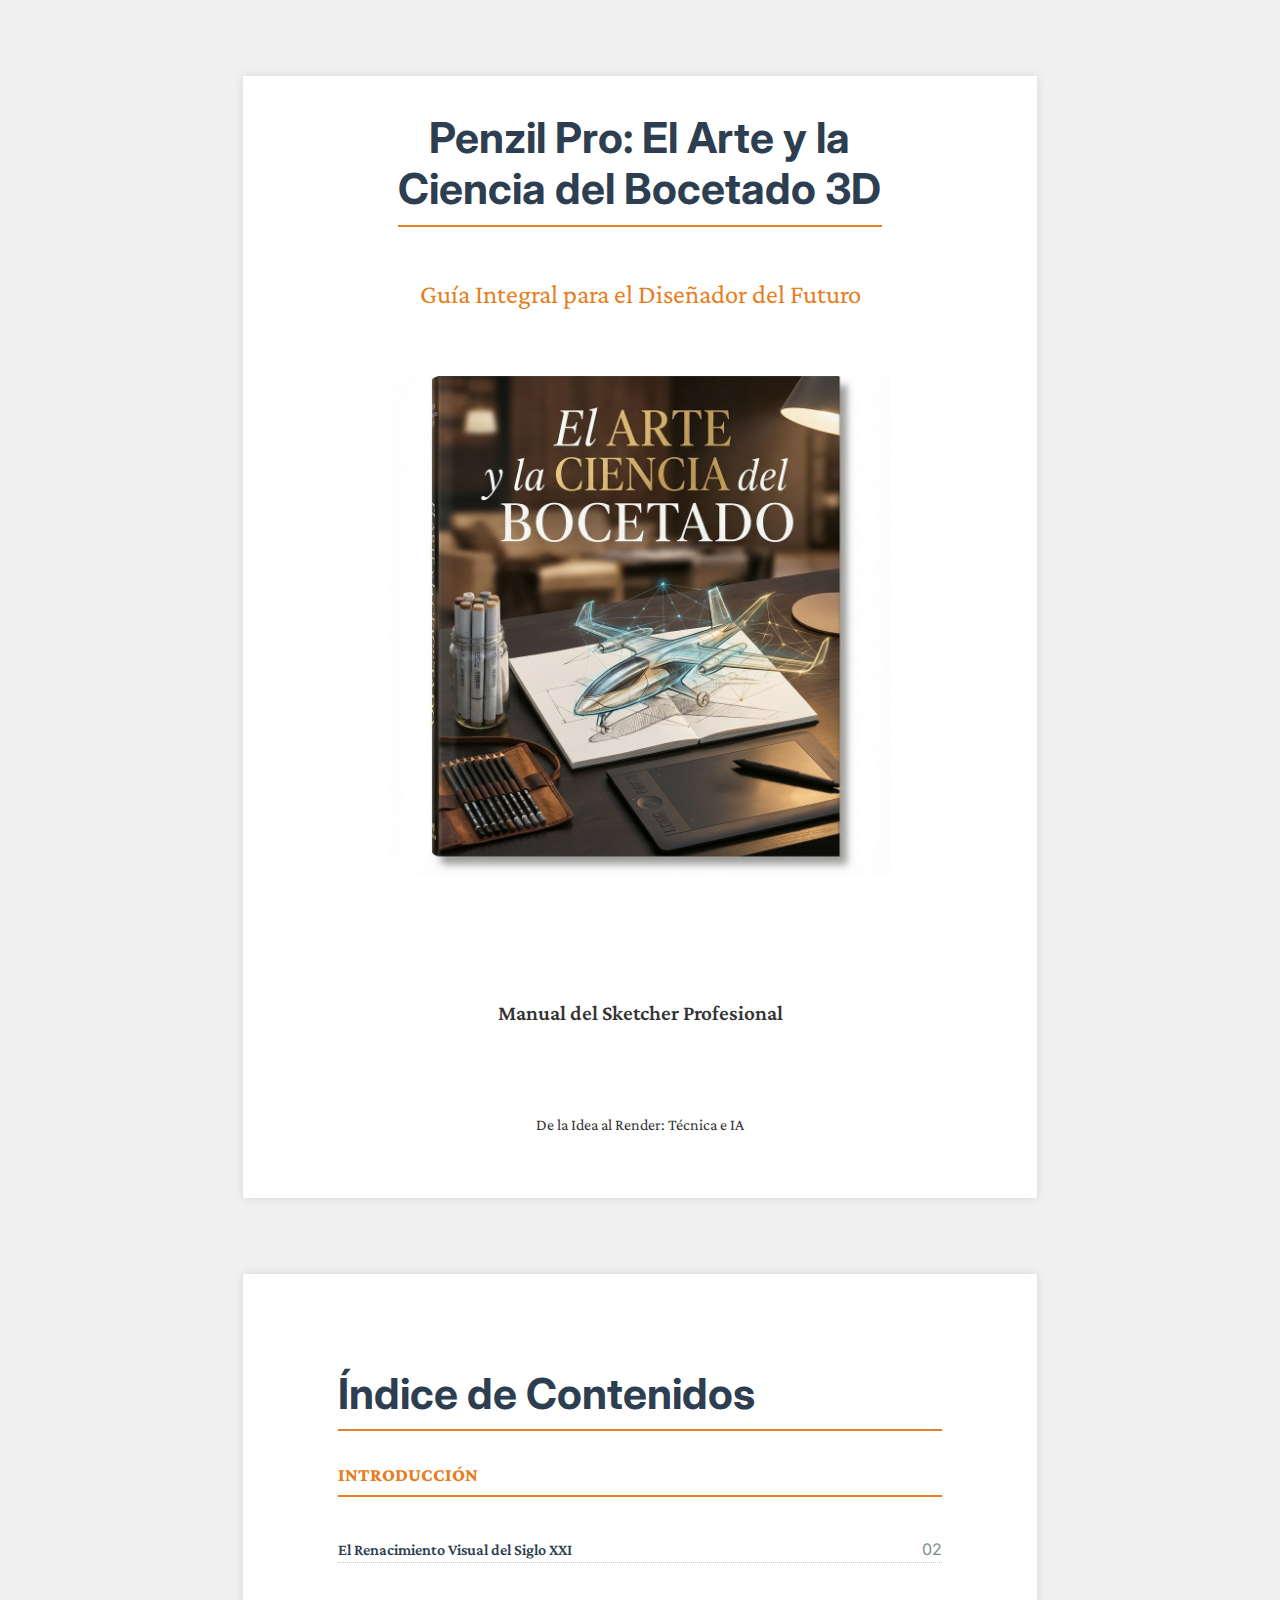
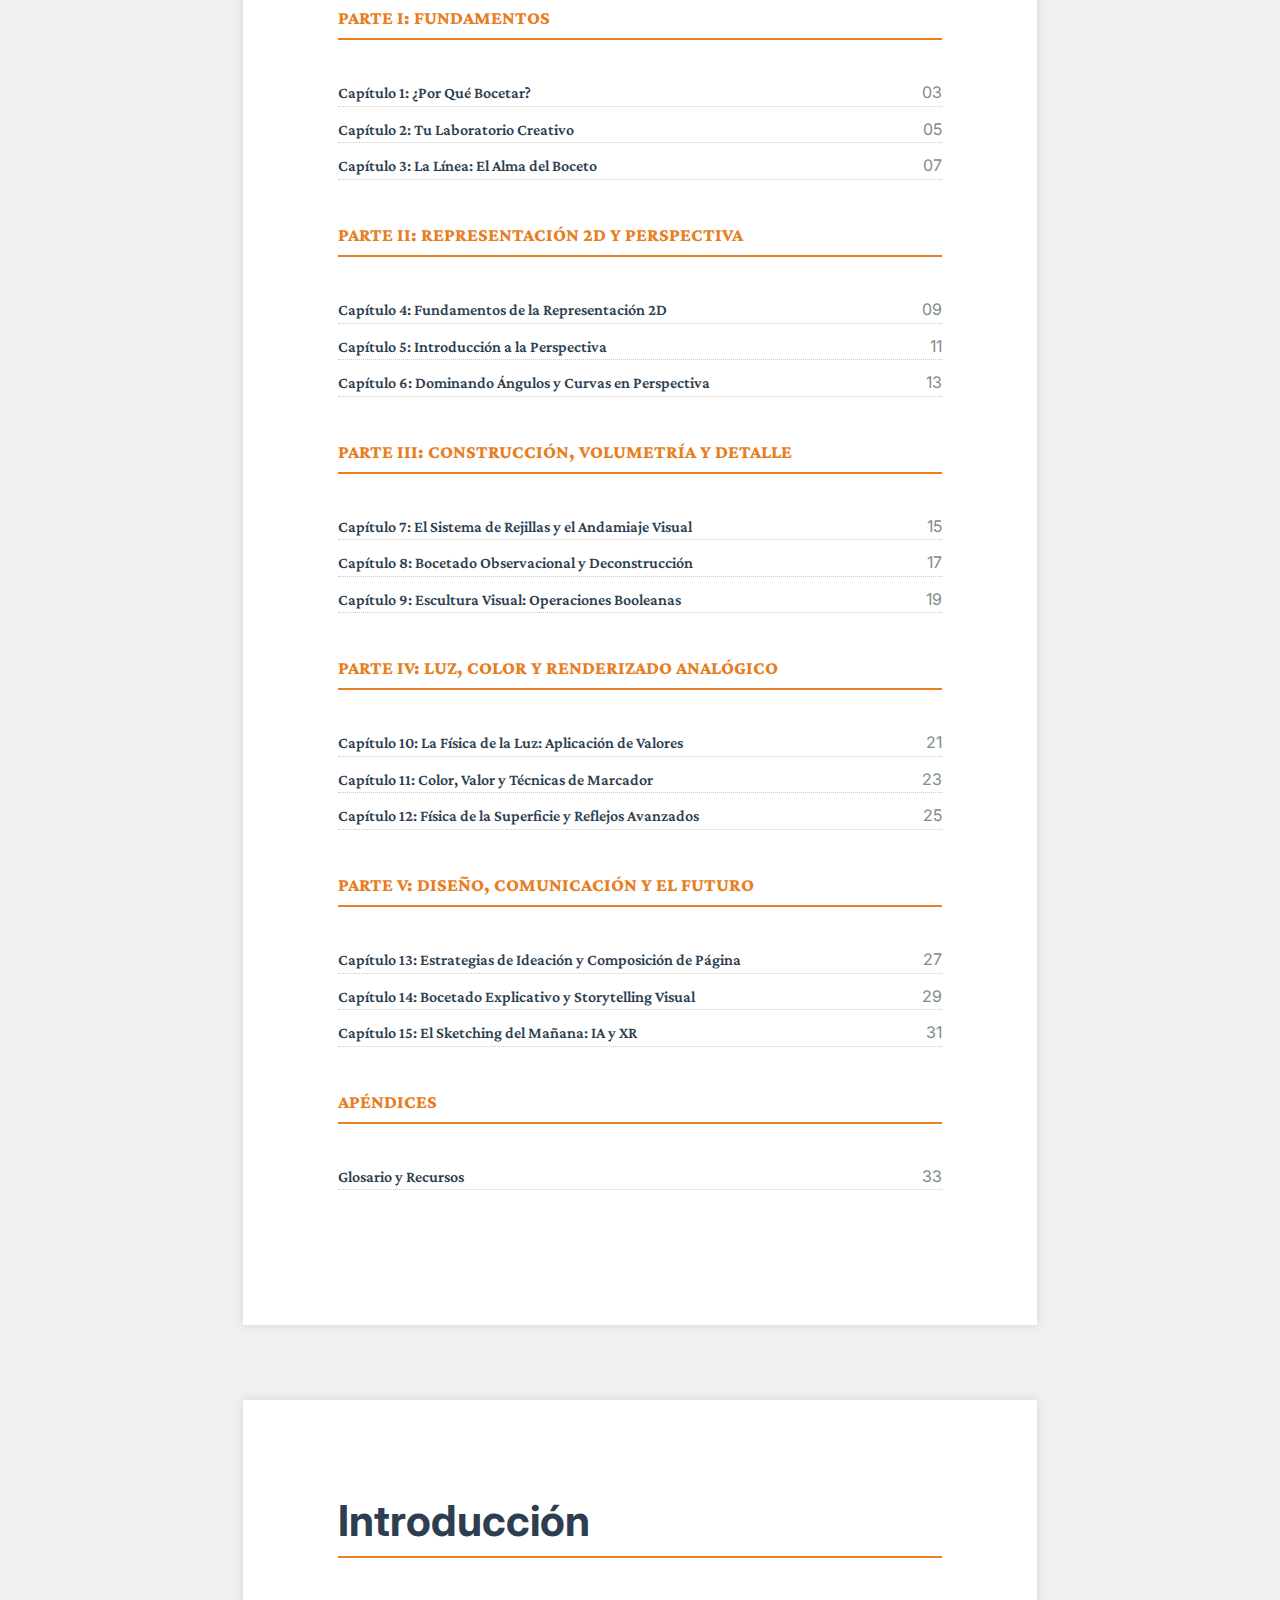
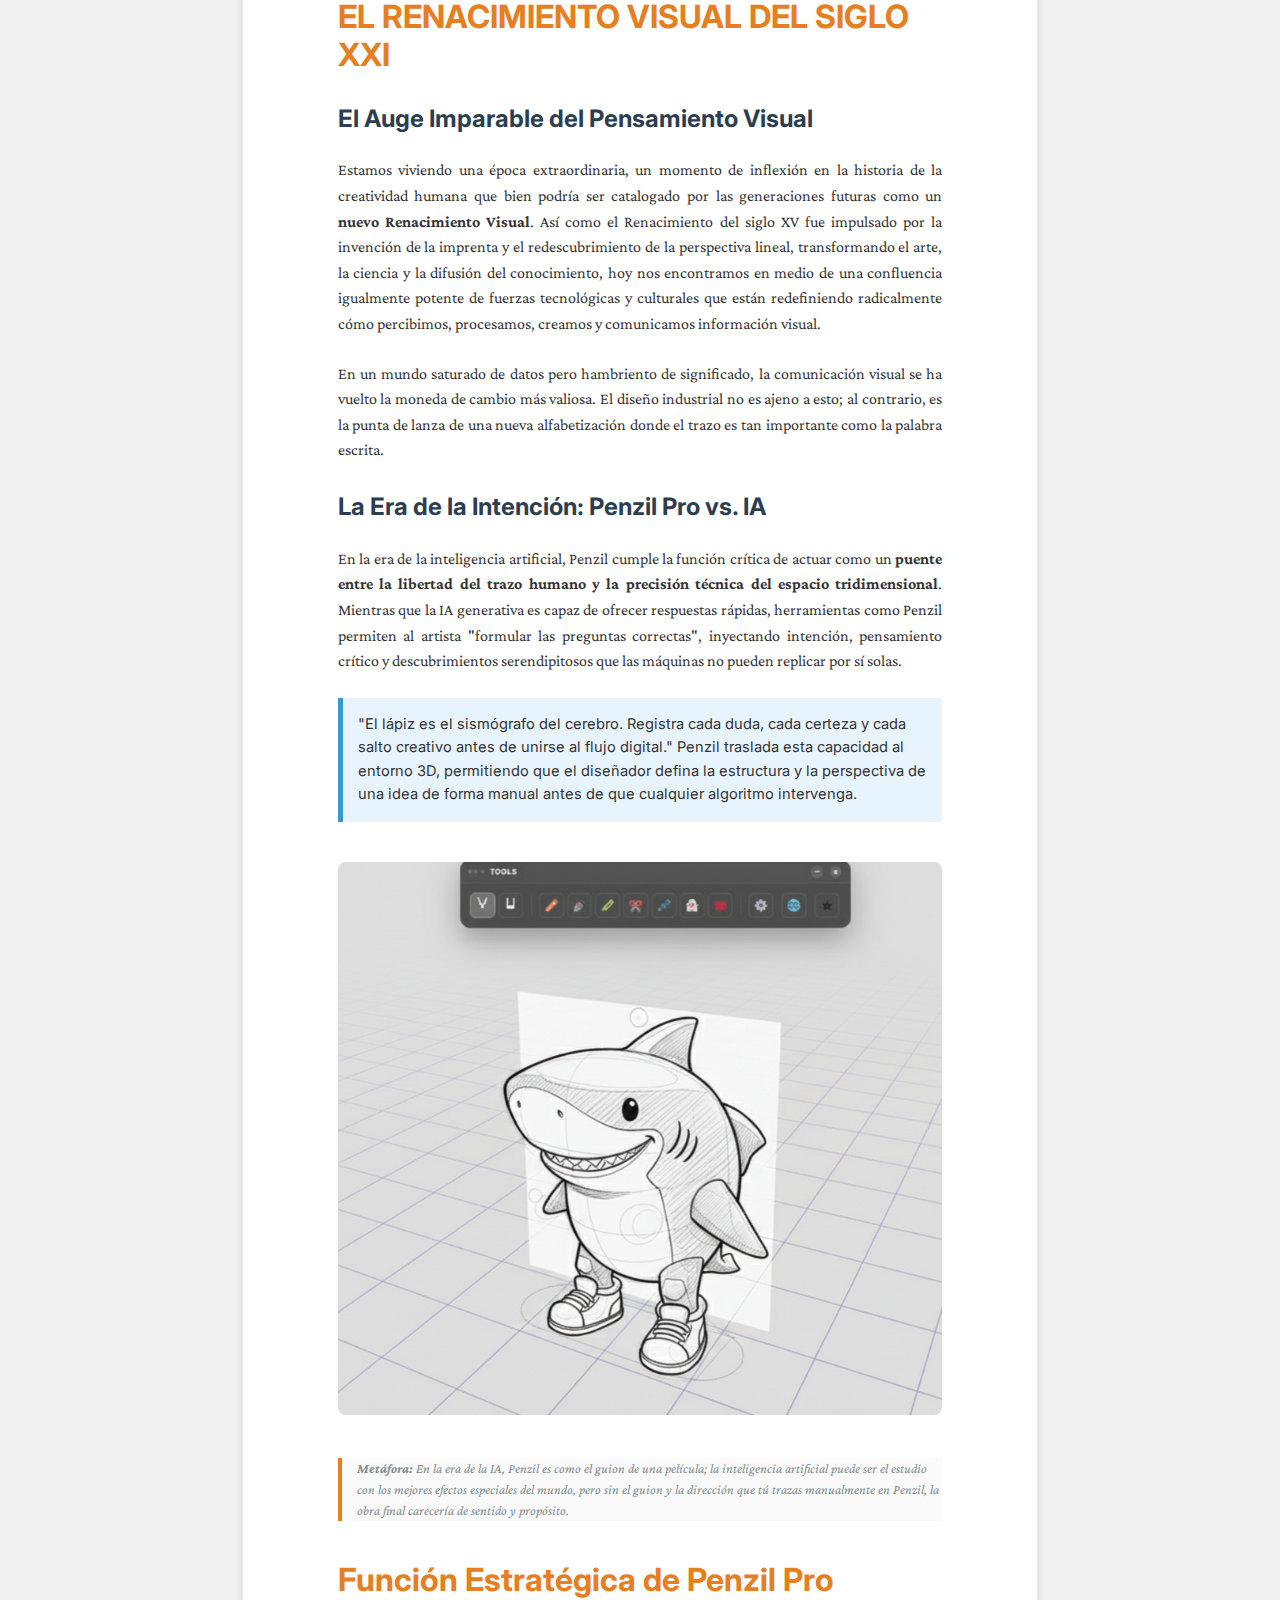
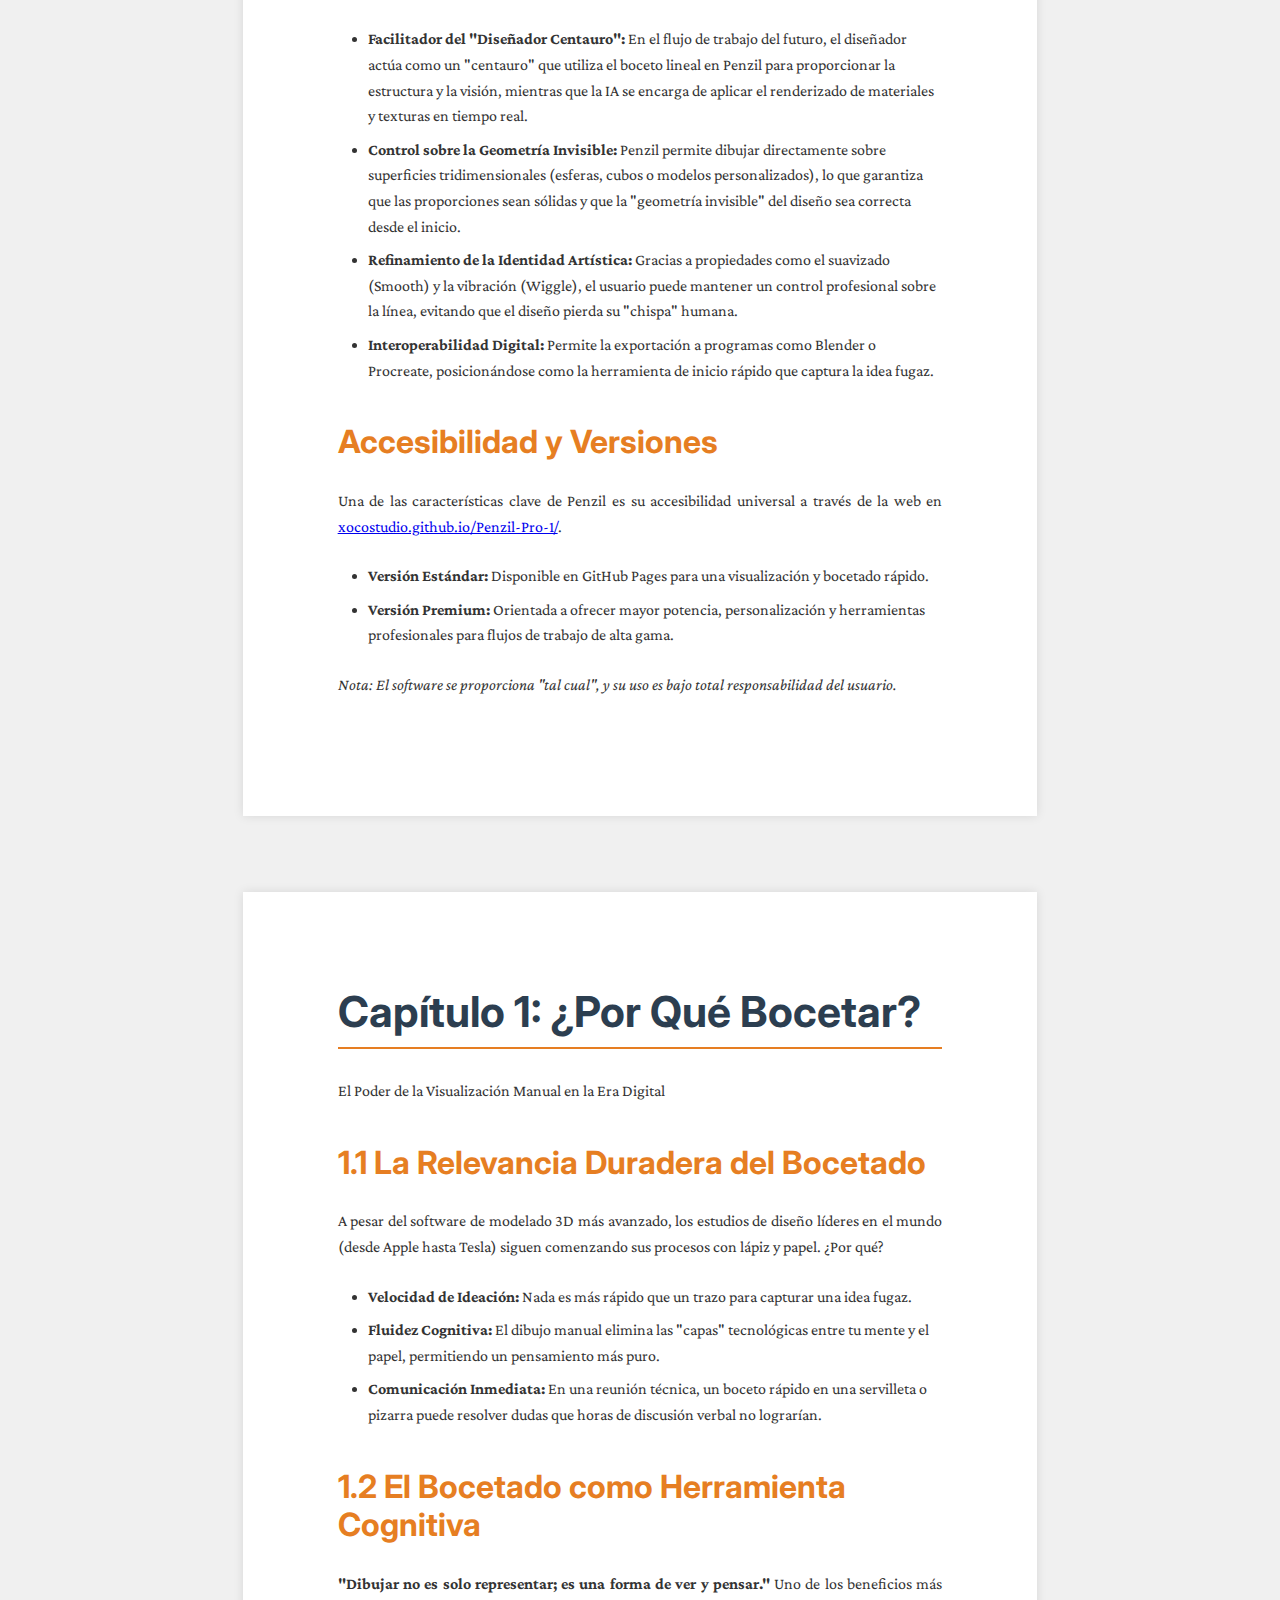
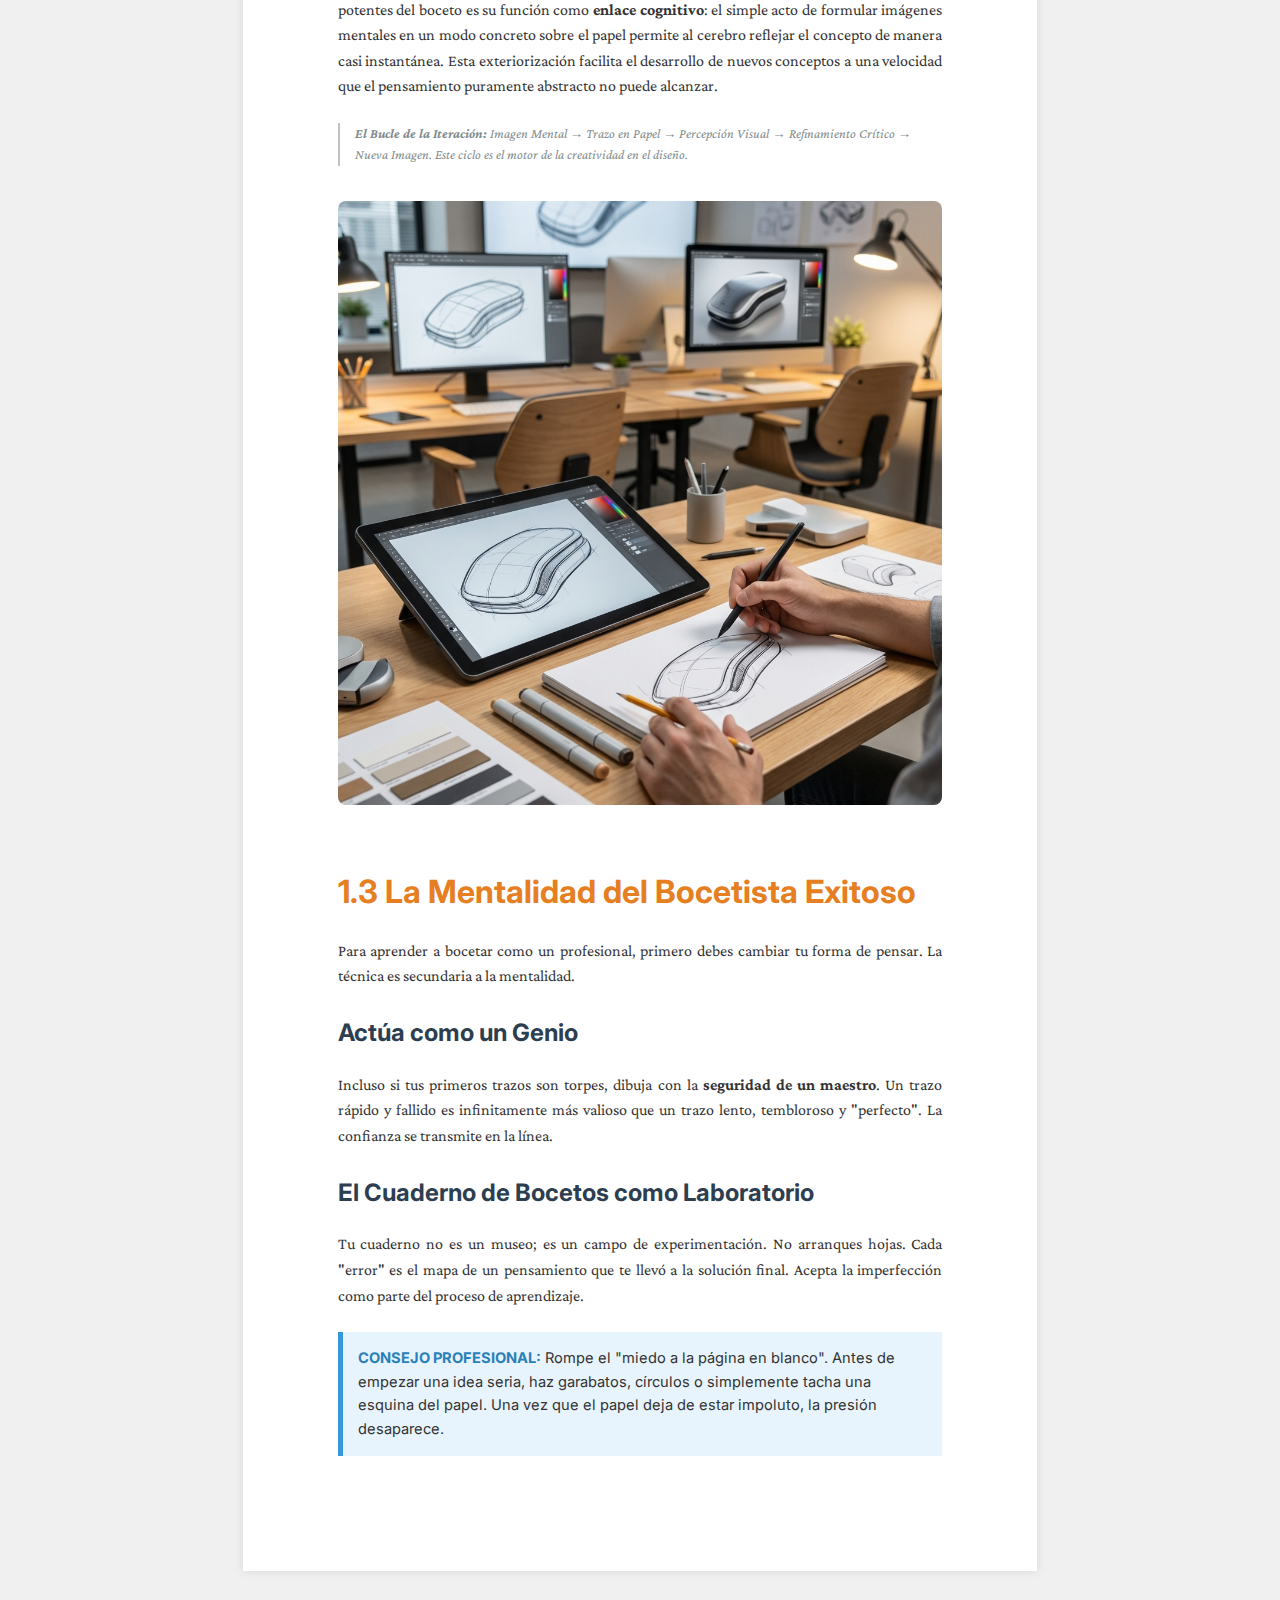
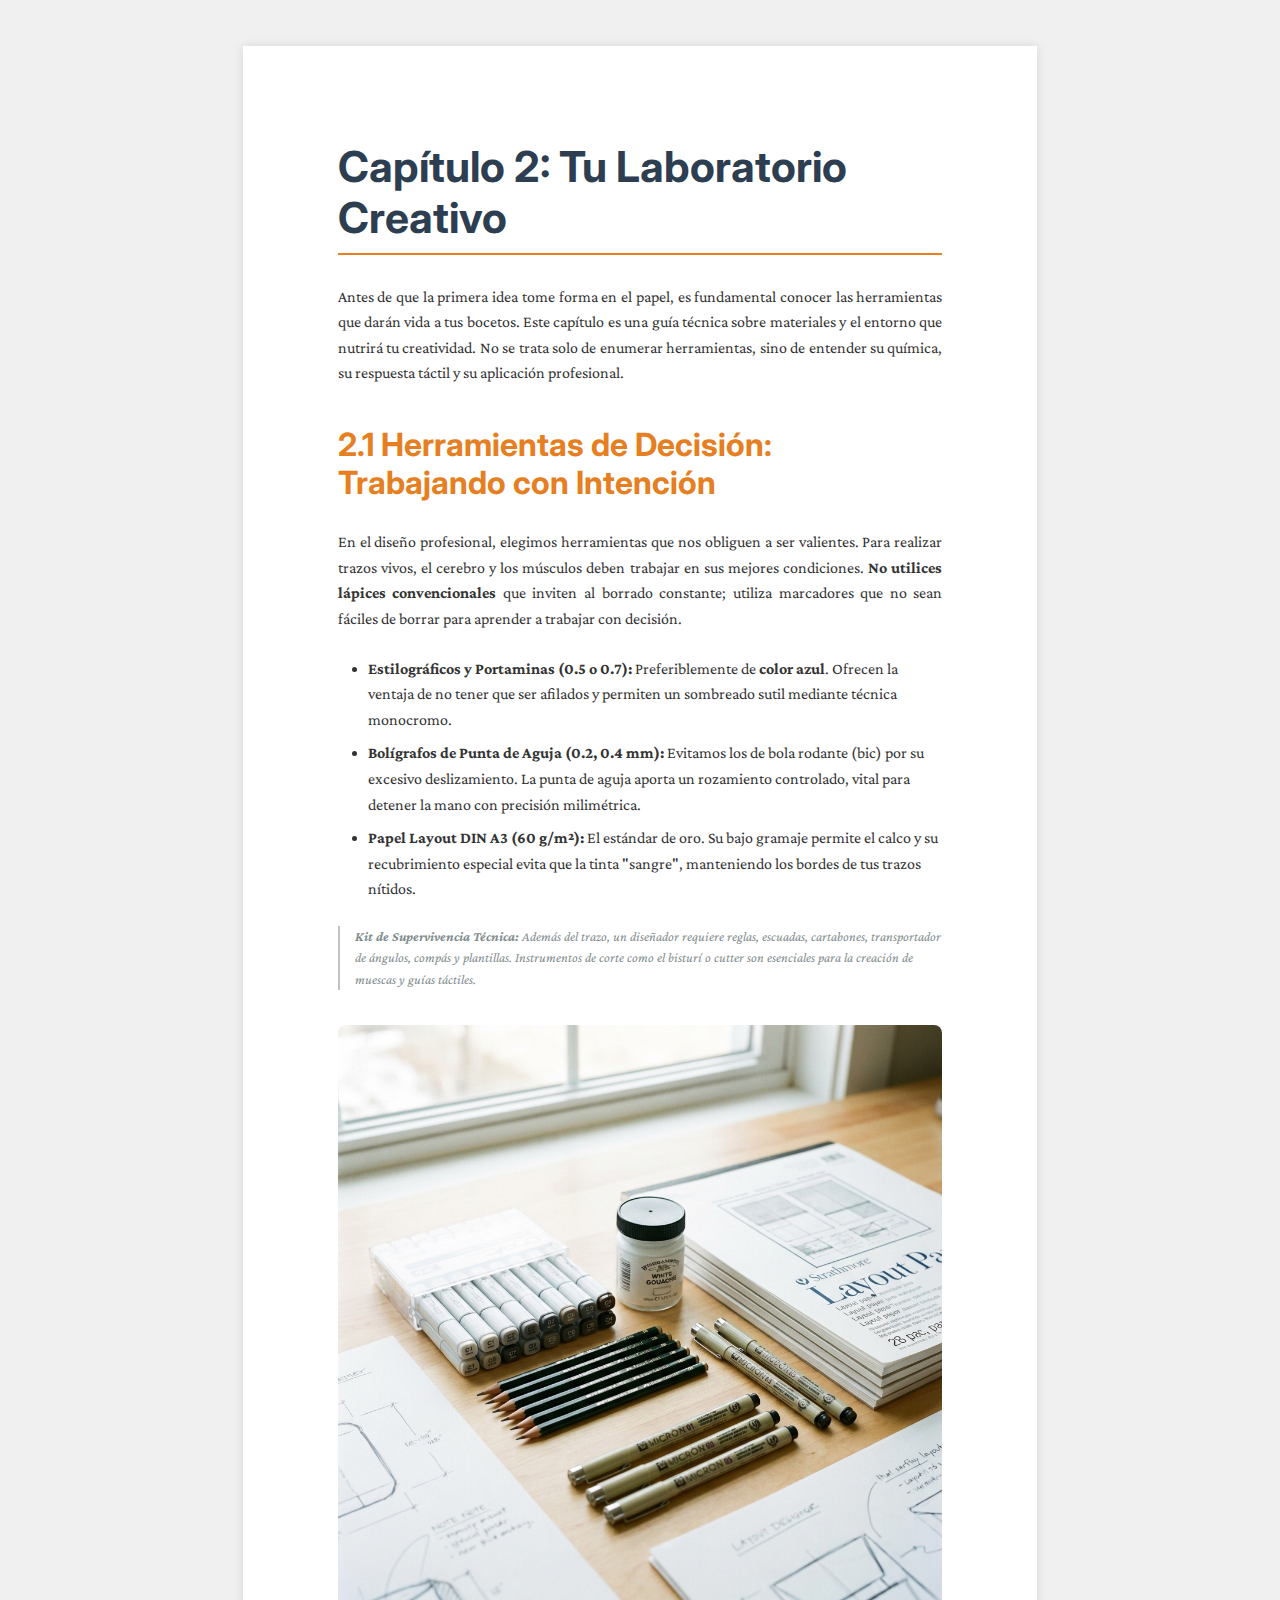
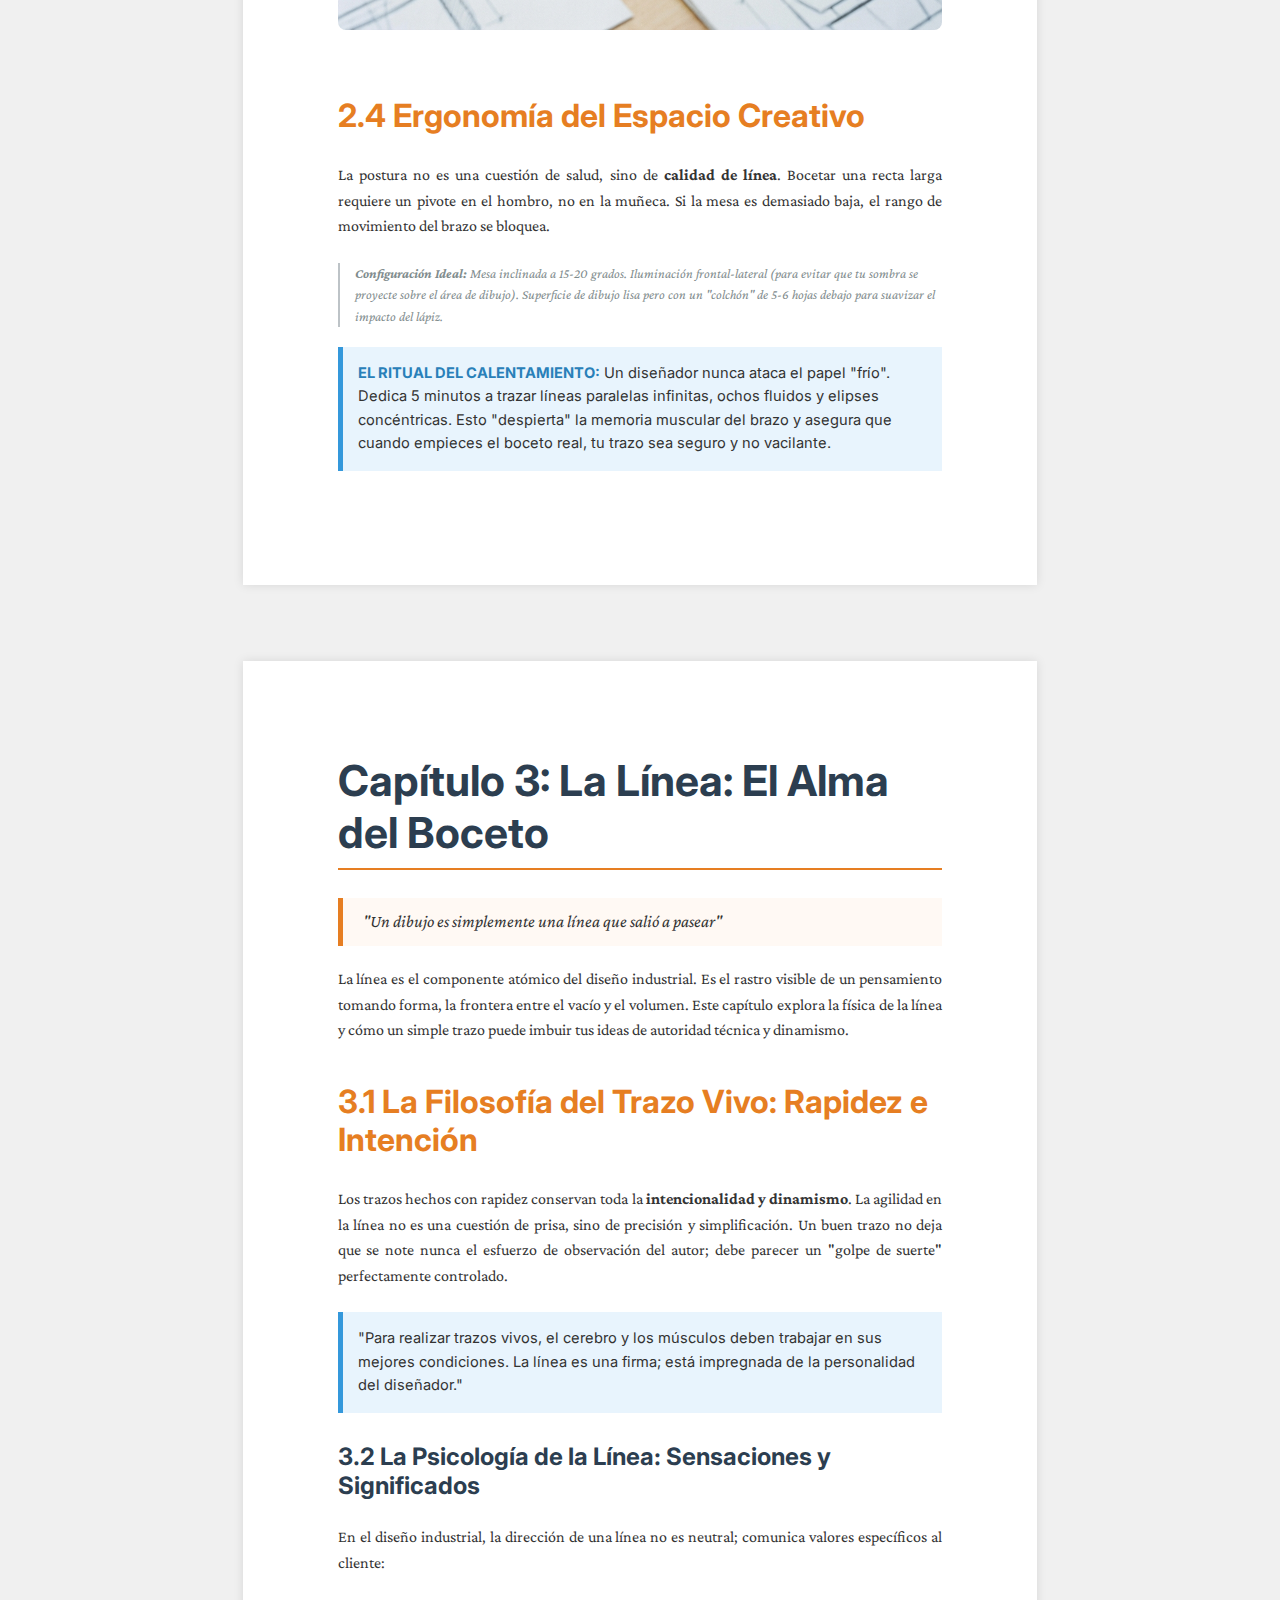
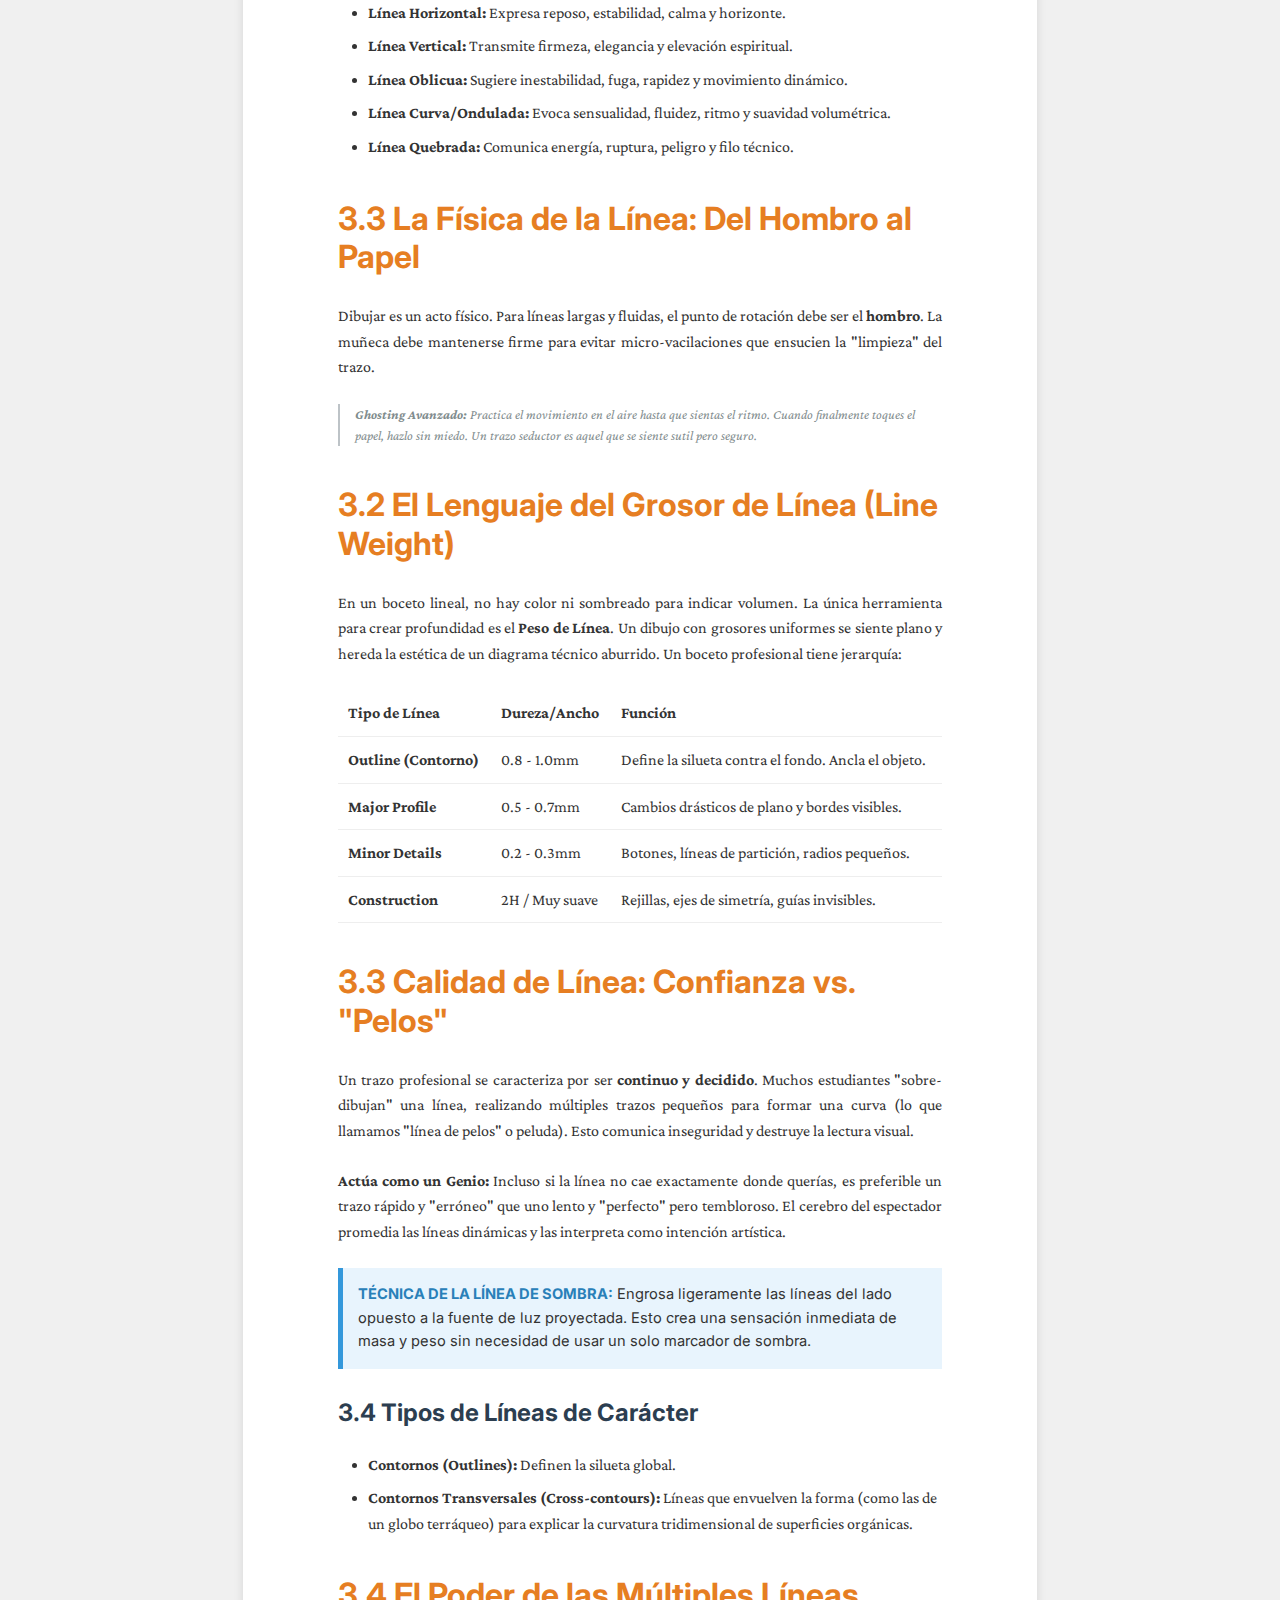
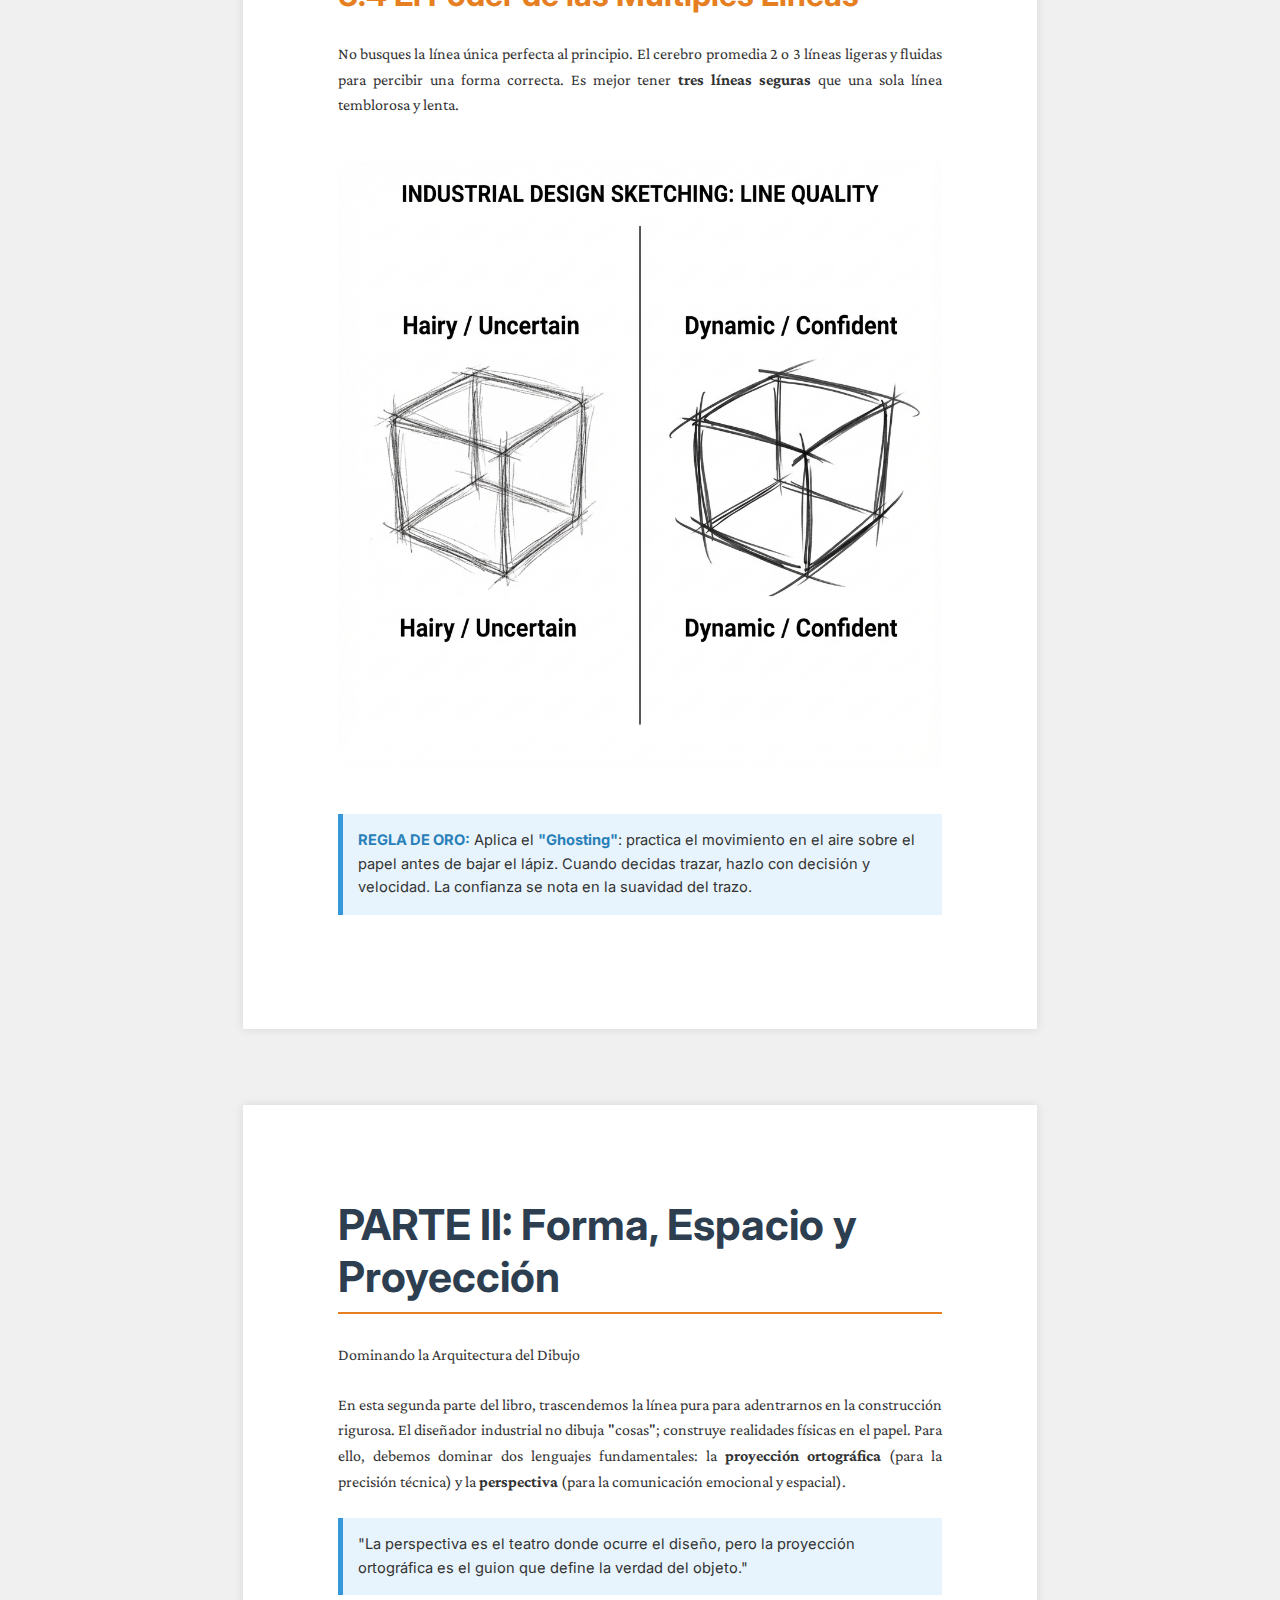
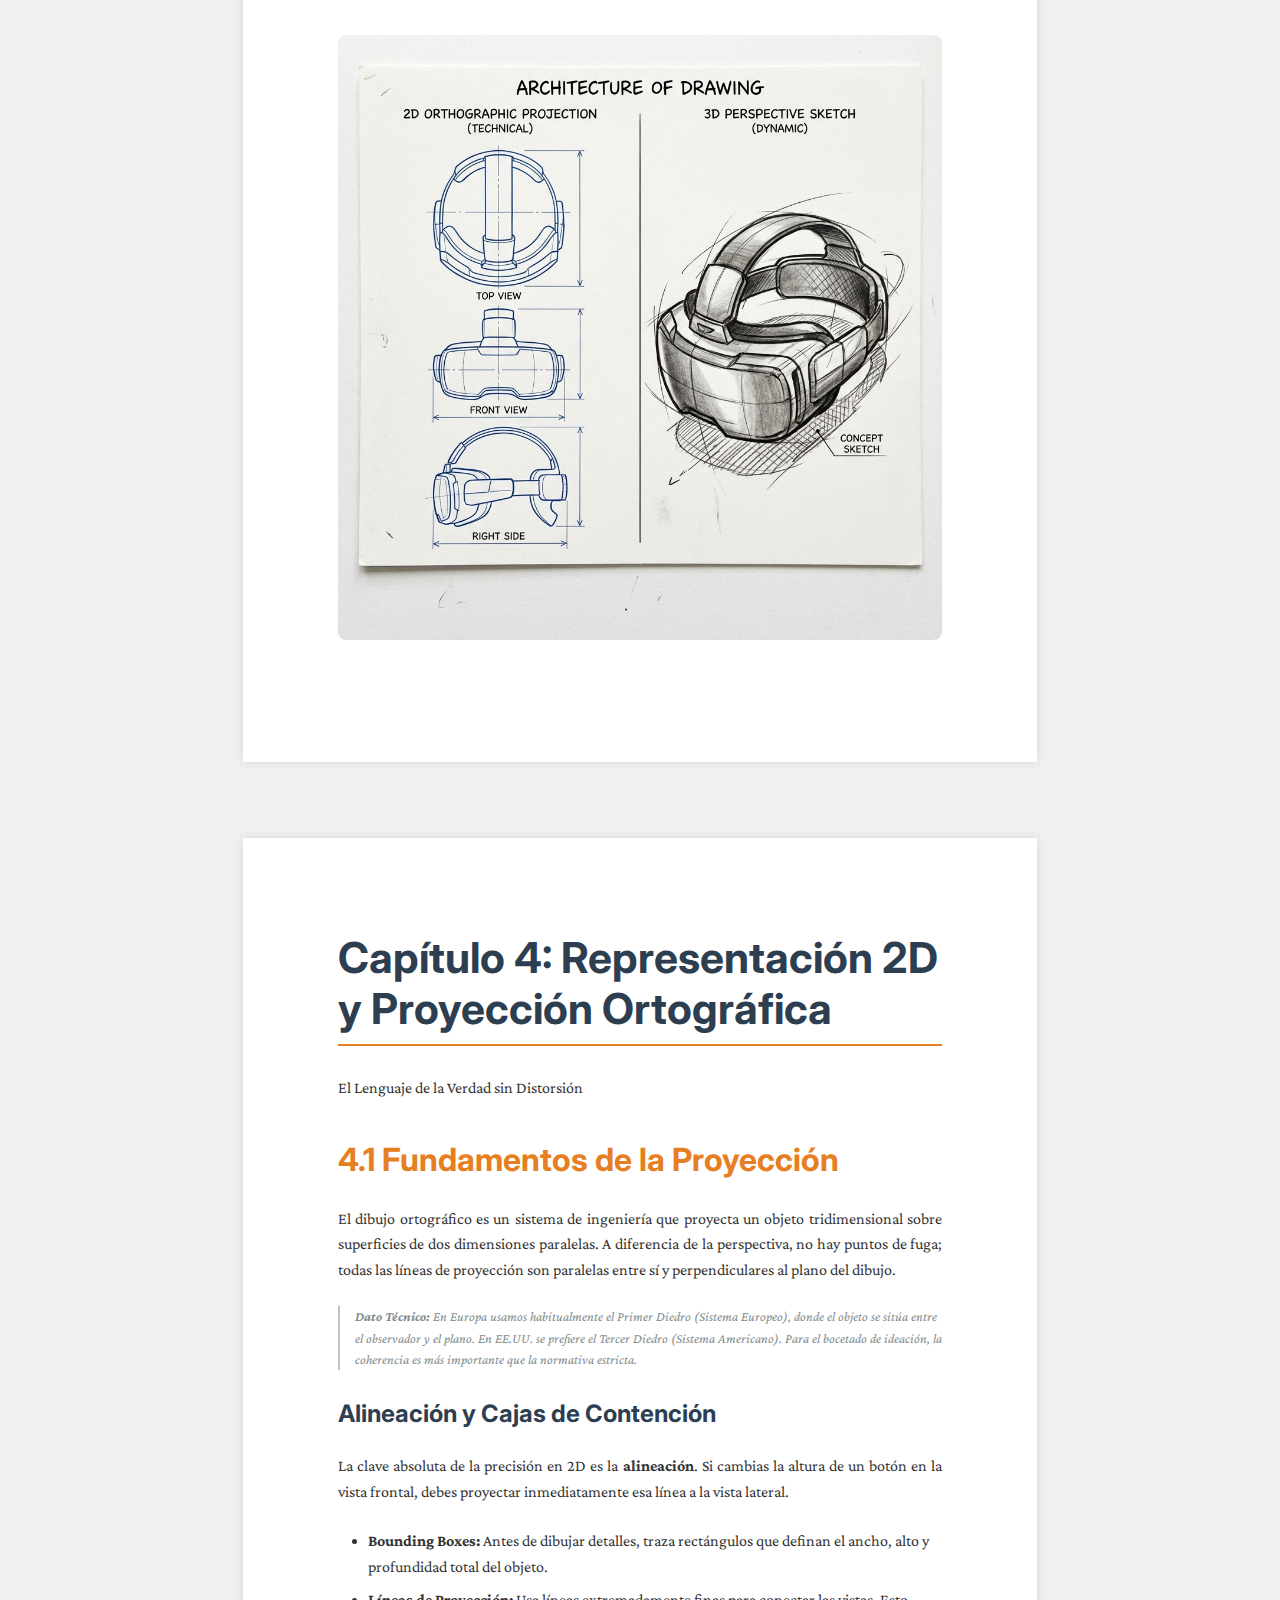
<file: index.html>
<!DOCTYPE html>
<html lang="es">

<head>
    <meta charset="UTF-8">
    <meta name="viewport" content="width=device-width, initial-scale=1.0">
    <title>Penzil Pro: El Arte y la Ciencia del Bocetado 3D</title>
    <link rel="stylesheet" href="css/style.css">
</head>

<body>

    <!-- PORTADA -->
    <div class="page-container section-page">
        <div class="cover-page">
            <h1 class="cover-title">Penzil Pro: El Arte y la Ciencia del Bocetado 3D</h1>
            <p class="cover-subtitle">Guía Integral para el Diseñador del Futuro</p>
            <img src="images/book_cover.png" alt="Portada del Libro"
                style="width: 100%; max-height: 500px; object-fit: contain; border-radius: 8px; margin: 20px 0;">
            <p class="cover-author">Manual del Sketcher Profesional</p>
            <p style="margin-top: 50px; font-size: 12pt;">De la Idea al Render: Técnica e IA</p>
        </div>
    </div>

    <!-- ÍNDICE -->
    <div class="page-container section-page">
        <h1>Índice de Contenidos</h1>

        <div class="toc-part">Introducción</div>
        <ul class="toc">
            <li><a href="#intro">El Renacimiento Visual del Siglo XXI</a> <span class="page-num">02</span></li>
        </ul>

        <div class="toc-part">Parte I: Fundamentos</div>
        <ul class="toc">
            <li><a href="#cap1">Capítulo 1: ¿Por Qué Bocetar?</a> <span class="page-num">03</span></li>
            <li><a href="#cap2">Capítulo 2: Tu Laboratorio Creativo</a> <span class="page-num">05</span></li>
            <li><a href="#cap3">Capítulo 3: La Línea: El Alma del Boceto</a> <span class="page-num">07</span></li>
        </ul>

        <div class="toc-part">Parte II: Representación 2D y Perspectiva</div>
        <ul class="toc">
            <li><a href="#cap4">Capítulo 4: Fundamentos de la Representación 2D</a> <span class="page-num">09</span>
            </li>
            <li><a href="#cap5">Capítulo 5: Introducción a la Perspectiva</a> <span class="page-num">11</span></li>
            <li><a href="#cap6">Capítulo 6: Dominando Ángulos y Curvas en Perspectiva</a> <span
                    class="page-num">13</span></li>
        </ul>

        <div class="toc-part">Parte III: Construcción, Volumetría y Detalle</div>
        <ul class="toc">
            <li><a href="#cap7">Capítulo 7: El Sistema de Rejillas y el Andamiaje Visual</a> <span
                    class="page-num">15</span>
            </li>
            <li><a href="#cap8">Capítulo 8: Bocetado Observacional y Deconstrucción</a> <span class="page-num">17</span>
            </li>
            <li><a href="#cap9">Capítulo 9: Escultura Visual: Operaciones Booleanas</a> <span class="page-num">19</span>
            </li>
        </ul>

        <div class="toc-part">Parte IV: Luz, Color y Renderizado Analógico</div>
        <ul class="toc">
            <li><a href="#cap10">Capítulo 10: La Física de la Luz: Aplicación de Valores</a> <span
                    class="page-num">21</span></li>
            <li><a href="#cap11">Capítulo 11: Color, Valor y Técnicas de Marcador</a> <span class="page-num">23</span>
            </li>
            <li><a href="#cap12">Capítulo 12: Física de la Superficie y Reflejos Avanzados</a> <span
                    class="page-num">25</span>
            </li>
        </ul>

        <div class="toc-part">Parte V: Diseño, Comunicación y el Futuro</div>
        <ul class="toc">
            <li><a href="#cap13">Capítulo 13: Estrategias de Ideación y Composición de Página</a> <span
                    class="page-num">27</span>
            </li>
            <li><a href="#cap14">Capítulo 14: Bocetado Explicativo y Storytelling Visual</a> <span
                    class="page-num">29</span></li>
            <li><a href="#cap15">Capítulo 15: El Sketching del Mañana: IA y XR</a> <span class="page-num">31</span></li>
        </ul>

        <div class="toc-part">Apéndices</div>
        <ul class="toc">
            <li><a href="#apendices">Glosario y Recursos</a> <span class="page-num">33</span></li>
        </ul>
    </div>

    <!-- INTRODUCCIÓN -->
    <!-- INTRODUCCIÓN -->
    <div class="page-container section-page" id="intro">
        <h1>Introducción</h1>
        <h2>EL RENACIMIENTO VISUAL DEL SIGLO XXI</h2>
        <h3>El Auge Imparable del Pensamiento Visual</h3>
        <p>Estamos viviendo una época extraordinaria, un momento de inflexión en la historia de la creatividad humana
            que bien podría ser catalogado por las generaciones futuras como un <strong>nuevo Renacimiento
                Visual</strong>. Así como el Renacimiento del siglo XV fue impulsado por la invención de la imprenta y
            el redescubrimiento de la perspectiva lineal, transformando el arte, la ciencia y la difusión del
            conocimiento, hoy nos encontramos en medio de una confluencia igualmente potente de fuerzas tecnológicas y
            culturales que están redefiniendo radicalmente cómo percibimos, procesamos, creamos y comunicamos
            información visual.</p>

        <p>En un mundo saturado de datos pero hambriento de significado, la comunicación visual se ha vuelto la moneda
            de cambio más valiosa. El diseño industrial no es ajeno a esto; al contrario, es la punta de lanza de una
            nueva alfabetización donde el trazo es tan importante como la palabra escrita.</p>

        <h3>La Era de la Intención: Penzil Pro vs. IA</h3>
        <p>En la era de la inteligencia artificial, Penzil cumple la función crítica de actuar como un <strong>puente
                entre la libertad del trazo humano y la precisión técnica del espacio tridimensional</strong>. Mientras
            que la IA generativa es capaz de ofrecer respuestas rápidas, herramientas como Penzil permiten al artista
            "formular las preguntas correctas", inyectando intención, pensamiento crítico y descubrimientos
            serendipitosos que las máquinas no pueden replicar por sí solas.</p>

        <div class="tip-box">
            "El lápiz es el sismógrafo del cerebro. Registra cada duda, cada certeza y cada salto creativo antes de
            unirse al flujo digital." Penzil traslada esta capacidad al entorno 3D, permitiendo que el diseñador defina
            la estructura y la perspectiva de una idea de forma manual antes de que cualquier algoritmo intervenga.
        </div>

        <img src="images/penzil_shark.png" alt="Bocetado 3D en Penzil Pro"
            style="width: 100%; border-radius: 8px; margin: 20px 0;">

        <div class="side-note"
            style="border-left: 4px solid var(--accent-color); padding-left: 15px; background: rgba(0,0,0,0.02);">
            <strong>Metáfora:</strong> En la era de la IA, Penzil es como el guion de una película; la inteligencia
            artificial puede ser el estudio con los mejores efectos especiales del mundo, pero sin el guion y la
            dirección que tú trazas manualmente en Penzil, la obra final carecería de sentido y propósito.
        </div>

        <h2>Función Estratégica de Penzil Pro</h2>
        <ul>
            <li><strong>Facilitador del "Diseñador Centauro":</strong> En el flujo de trabajo del futuro, el diseñador
                actúa como un "centauro" que utiliza el boceto lineal en Penzil para proporcionar la estructura y la
                visión, mientras que la IA se encarga de aplicar el renderizado de materiales y texturas en tiempo real.
            </li>
            <li><strong>Control sobre la Geometría Invisible:</strong> Penzil permite dibujar directamente sobre
                superficies tridimensionales (esferas, cubos o modelos personalizados), lo que garantiza que las
                proporciones sean sólidas y que la "geometría invisible" del diseño sea correcta desde el inicio.</li>
            <li><strong>Refinamiento de la Identidad Artística:</strong> Gracias a propiedades como el suavizado
                (Smooth) y la vibración (Wiggle), el usuario puede mantener un control profesional sobre la línea,
                evitando que el diseño pierda su "chispa" humana.</li>
            <li><strong>Interoperabilidad Digital:</strong> Permite la exportación a programas como Blender o Procreate,
                posicionándose como la herramienta de inicio rápido que captura la idea fugaz.</li>
        </ul>

        <h2>Accesibilidad y Versiones</h2>
        <p>Una de las características clave de Penzil es su accesibilidad universal a través de la web en <a
                href="https://xocostudio.github.io/Penzil-Pro-1/"
                target="_blank">xocostudio.github.io/Penzil-Pro-1/</a>.</p>
        <ul>
            <li><strong>Versión Estándar:</strong> Disponible en GitHub Pages para una visualización y bocetado rápido.
            </li>
            <li><strong>Versión Premium:</strong> Orientada a ofrecer mayor potencia, personalización y herramientas
                profesionales para flujos de trabajo de alta gama.</li>
        </ul>
        <p><em>Nota: El software se proporciona "tal cual", y su uso es bajo total responsabilidad del usuario.</em></p>
    </div>

    <!-- CAPÍTULO 1 -->
    <div class="page-container section-page" id="cap1">
        <h1>Capítulo 1: ¿Por Qué Bocetar?</h1>
        <p class="subtitle">El Poder de la Visualización Manual en la Era Digital</p>

        <h2>1.1 La Relevancia Duradera del Bocetado</h2>
        <p>A pesar del software de modelado 3D más avanzado, los estudios de diseño líderes en el mundo (desde Apple
            hasta Tesla) siguen comenzando sus procesos con lápiz y papel. ¿Por qué?</p>

        <ul>
            <li><strong>Velocidad de Ideación:</strong> Nada es más rápido que un trazo para capturar una idea fugaz.
            </li>
            <li><strong>Fluidez Cognitiva:</strong> El dibujo manual elimina las "capas" tecnológicas entre tu mente y
                el
                papel, permitiendo un pensamiento más puro.</li>
            <li><strong>Comunicación Inmediata:</strong> En una reunión técnica, un boceto rápido en una servilleta o
                pizarra puede resolver dudas que horas de discusión verbal no lograrían.</li>
        </ul>

        <h2>1.2 El Bocetado como Herramienta Cognitiva</h2>
        <p><strong>"Dibujar no es solo representar; es una forma de ver y pensar."</strong> Uno de los beneficios más
            potentes del boceto es su función como <strong>enlace cognitivo</strong>: el simple acto de formular
            imágenes
            mentales en un modo concreto sobre el papel permite al cerebro reflejar el concepto de manera casi
            instantánea. Esta exteriorización facilita el desarrollo de nuevos conceptos a una velocidad que el
            pensamiento
            puramente abstracto no puede alcanzar.</p>

        <div class="side-note">
            <strong>El Bucle de la Iteración:</strong> Imagen Mental &rarr; Trazo en Papel &rarr; Percepción Visual
            &rarr;
            Refinamiento Crítico &rarr; Nueva Imagen. Este ciclo es el motor de la creatividad en el diseño.
        </div>

        <img src="images/studio_hybrid.png" alt="Estudio de diseño híbrido"
            style="width: 100%; border-radius: 8px; margin: 20px 0;">

        <h2>1.3 La Mentalidad del Bocetista Exitoso</h2>
        <p>Para aprender a bocetar como un profesional, primero debes cambiar tu forma de pensar. La técnica es
            secundaria a la mentalidad.</p>

        <h3>Actúa como un Genio</h3>
        <p>Incluso si tus primeros trazos son torpes, dibuja con la <strong>seguridad de un maestro</strong>. Un trazo
            rápido y fallido es infinitamente más valioso que un trazo lento, tembloroso y "perfecto". La confianza se
            transmite en la línea.</p>

        <h3>El Cuaderno de Bocetos como Laboratorio</h3>
        <p>Tu cuaderno no es un museo; es un campo de experimentación. No arranques hojas. Cada "error" es el mapa de
            un pensamiento que te llevó a la solución final. Acepta la imperfección como parte del proceso de
            aprendizaje.</p>

        <div class="tip-box">
            <strong>CONSEJO PROFESIONAL:</strong> Rompe el "miedo a la página en blanco". Antes de empezar una idea
            seria, haz garabatos, círculos o simplemente tacha una esquina del papel. Una vez que el papel deja de estar
            impoluto, la presión desaparece.
        </div>
    </div>

    <!-- CAPÍTULO 2 -->
    <div class="page-container section-page" id="cap2">
        <h1>Capítulo 2: Tu Laboratorio Creativo</h1>
        <p>Antes de que la primera idea tome forma en el papel, es fundamental conocer las herramientas que darán vida a
            tus bocetos. Este capítulo es una guía técnica sobre materiales y el entorno que nutrirá tu creatividad. No
            se trata solo de enumerar herramientas, sino de entender su química, su respuesta táctil y su aplicación
            profesional.</p>

        <h2>2.1 Herramientas de Decisión: Trabajando con Intención</h2>
        <p>En el diseño profesional, elegimos herramientas que nos obliguen a ser valientes. Para realizar trazos vivos,
            el cerebro y los músculos deben trabajar en sus mejores condiciones. <strong>No utilices lápices
                convencionales</strong> que inviten al borrado constante; utiliza marcadores que no sean fáciles de
            borrar
            para aprender a trabajar con decisión.</p>

        <div class="no-break">
            <ul>
                <li><strong>Estilográficos y Portaminas (0.5 o 0.7):</strong> Preferiblemente de <strong>color
                        azul</strong>.
                    Ofrecen la ventaja de no tener que ser afilados y permiten un sombreado sutil mediante técnica
                    monocromo.</li>
                <li><strong>Bolígrafos de Punta de Aguja (0.2, 0.4 mm):</strong> Evitamos los de bola rodante (bic) por
                    su
                    excesivo deslizamiento. La punta de aguja aporta un rozamiento controlado, vital para detener la
                    mano
                    con precisión milimétrica.</li>
                <li><strong>Papel Layout DIN A3 (60 g/m²):</strong> El estándar de oro. Su bajo gramaje permite el calco
                    y su recubrimiento especial evita que la tinta "sangre", manteniendo los bordes de tus trazos
                    nítidos.</li>
            </ul>
        </div>

        <div class="side-note">
            <strong>Kit de Supervivencia Técnica:</strong> Además del trazo, un diseñador requiere reglas, escuadas,
            cartabones, transportador de ángulos, compás y plantillas. Instrumentos de corte como el bisturí o cutter
            son
            esenciales para la creación de muescas y guías táctiles.
        </div>

        <img src="images/tools_materials.png" alt="Herramientas y Materiales de Sketching Profesional"
            style="width: 100%; border-radius: 8px; margin: 20px 0;">

        <h2>2.4 Ergonomía del Espacio Creativo</h2>
        <p>La postura no es una cuestión de salud, sino de <strong>calidad de línea</strong>. Bocetar una recta larga
            requiere un pivote en el hombro, no en la muñeca. Si la mesa es demasiado baja, el rango de movimiento del
            brazo se bloquea.</p>

        <div class="side-note">
            <strong>Configuración Ideal:</strong> Mesa inclinada a 15-20 grados. Iluminación frontal-lateral (para
            evitar que tu sombra se proyecte sobre el área de dibujo). Superficie de dibujo lisa pero con un "colchón"
            de 5-6 hojas debajo para suavizar el impacto del lápiz.
        </div>

        <div class="tip-box">
            <strong>EL RITUAL DEL CALENTAMIENTO:</strong> Un diseñador nunca ataca el papel "frío". Dedica 5 minutos a
            trazar líneas paralelas infinitas, ochos fluidos y elipses concéntricas. Esto "despierta" la memoria
            muscular del brazo y asegura que cuando empieces el boceto real, tu trazo sea seguro y no vacilante.
        </div>
    </div>

    <!-- CAPÍTULO 3 -->
    <div class="page-container section-page" id="cap3">
        <h1>Capítulo 3: La Línea: El Alma del Boceto</h1>
        <blockquote>"Un dibujo es simplemente una línea que salió a pasear"</blockquote>

        <p>La línea es el componente atómico del diseño industrial. Es el rastro visible de un pensamiento tomando
            forma, la frontera entre el vacío y el volumen. Este capítulo explora la física de la línea y cómo un simple
            trazo puede imbuir tus ideas de autoridad técnica y dinamismo.</p>

        <h2>3.1 La Filosofía del Trazo Vivo: Rapidez e Intención</h2>
        <p>Los trazos hechos con rapidez conservan toda la <strong>intencionalidad y dinamismo</strong>. La agilidad en
            la línea
            no es una cuestión de prisa, sino de precisión y simplificación. Un buen trazo no deja que se note nunca el
            esfuerzo de observación del autor; debe parecer un "golpe de suerte" perfectamente controlado.</p>

        <div class="tip-box">
            "Para realizar trazos vivos, el cerebro y los músculos deben trabajar en sus mejores condiciones. La línea
            es
            una firma; está impregnada de la personalidad del diseñador."
        </div>

        <h3>3.2 La Psicología de la Línea: Sensaciones y Significados</h3>
        <p>En el diseño industrial, la dirección de una línea no es neutral; comunica valores específicos al cliente:
        </p>
        <ul>
            <li><strong>Línea Horizontal:</strong> Expresa reposo, estabilidad, calma y horizonte.</li>
            <li><strong>Línea Vertical:</strong> Transmite firmeza, elegancia y elevación espiritual.</li>
            <li><strong>Línea Oblicua:</strong> Sugiere inestabilidad, fuga, rapidez y movimiento dinámico.</li>
            <li><strong>Línea Curva/Ondulada:</strong> Evoca sensualidad, fluidez, ritmo y suavidad volumétrica.</li>
            <li><strong>Línea Quebrada:</strong> Comunica energía, ruptura, peligro y filo técnico.</li>
        </ul>

        <h2>3.3 La Física de la Línea: Del Hombro al Papel</h2>
        <p>Dibujar es un acto físico. Para líneas largas y fluidas, el punto de rotación debe ser el
            <strong>hombro</strong>.
            La muñeca debe mantenerse firme para evitar micro-vacilaciones que ensucien la "limpieza" del trazo.
        </p>

        <div class="side-note">
            <strong>Ghosting Avanzado:</strong> Practica el movimiento en el aire hasta que sientas el ritmo. Cuando
            finalmente toques el papel, hazlo sin miedo. Un trazo seductor es aquel que se siente sutil pero seguro.
        </div>

        <h2>3.2 El Lenguaje del Grosor de Línea (Line Weight)</h2>
        <p>En un boceto lineal, no hay color ni sombreado para indicar volumen. La única herramienta para crear
            profundidad es el <strong>Peso de Línea</strong>. Un dibujo con grosores uniformes se siente plano y hereda
            la estética de un diagrama técnico aburrido. Un boceto profesional tiene jerarquía:</p>

        <div class="no-break">
            <table style="width: 100%; border-collapse: collapse; margin-top: 20px;">
                <tr style="border-bottom: 1px solid #eee;">
                    <th style="text-align: left; padding: 10px;">Tipo de Línea</th>
                    <th style="text-align: left; padding: 10px;">Dureza/Ancho</th>
                    <th style="text-align: left; padding: 10px;">Función</th>
                </tr>
                <tr style="border-bottom: 1px solid #eee;">
                    <td style="padding: 10px;"><strong>Outline (Contorno)</strong></td>
                    <td style="padding: 10px;">0.8 - 1.0mm</td>
                    <td style="padding: 10px;">Define la silueta contra el fondo. Ancla el objeto.</td>
                </tr>
                <tr style="border-bottom: 1px solid #eee;">
                    <td style="padding: 10px;"><strong>Major Profile</strong></td>
                    <td style="padding: 10px;">0.5 - 0.7mm</td>
                    <td style="padding: 10px;">Cambios drásticos de plano y bordes visibles.</td>
                </tr>
                <tr style="border-bottom: 1px solid #eee;">
                    <td style="padding: 10px;"><strong>Minor Details</strong></td>
                    <td style="padding: 10px;">0.2 - 0.3mm</td>
                    <td style="padding: 10px;">Botones, líneas de partición, radios pequeños.</td>
                </tr>
                <tr style="border-bottom: 1px solid #eee;">
                    <td style="padding: 10px;"><strong>Construction</strong></td>
                    <td style="padding: 10px;">2H / Muy suave</td>
                    <td style="padding: 10px;">Rejillas, ejes de simetría, guías invisibles.</td>
                </tr>
            </table>
        </div>

        <h2>3.3 Calidad de Línea: Confianza vs. "Pelos"</h2>
        <p>Un trazo profesional se caracteriza por ser <strong>continuo y decidido</strong>. Muchos estudiantes
            "sobre-dibujan" una línea, realizando múltiples trazos pequeños para formar una curva (lo que llamamos
            "línea de pelos" o peluda). Esto comunica inseguridad y destruye la lectura visual.</p>

        <p><strong>Actúa como un Genio:</strong> Incluso si la línea no cae exactamente donde querías, es preferible un
            trazo rápido y "erróneo" que uno lento y "perfecto" pero tembloroso. El cerebro del espectador promedia las
            líneas dinámicas y las interpreta como intención artística.</p>

        <div class="tip-box">
            <strong>TÉCNICA DE LA LÍNEA DE SOMBRA:</strong> Engrosa ligeramente las líneas del lado opuesto a la fuente
            de luz proyectada. Esto crea una sensación inmediata de masa y peso sin necesidad de usar un solo marcador
            de sombra.
        </div>

        <h3>3.4 Tipos de Líneas de Carácter</h3>
        <ul>
            <li><strong>Contornos (Outlines):</strong> Definen la silueta global.</li>
            <li><strong>Contornos Transversales (Cross-contours):</strong> Líneas que envuelven la forma (como las de un
                globo terráqueo) para explicar la curvatura tridimensional de superficies orgánicas.</li>
        </ul>

        <h2>3.4 El Poder de las Múltiples Líneas</h2>
        <p>No busques la línea única perfecta al principio. El cerebro promedia 2 o 3 líneas ligeras y fluidas para
            percibir una forma correcta. Es mejor tener <strong>tres líneas seguras</strong> que una sola línea
            temblorosa y lenta.</p>

        <img src="images/line_quality.png" alt="Calidad de Línea Comparison"
            style="width: 100%; border-radius: 8px; margin: 20px 0;">

        <div class="tip-box">
            <strong>REGLA DE ORO:</strong> Aplica el <strong>"Ghosting"</strong>: practica el movimiento en el aire
            sobre
            el papel antes de bajar el lápiz. Cuando decidas trazar, hazlo con decisión y velocidad. La confianza se
            nota en la suavidad del trazo.
        </div>
    </div>
    <!-- PARTE II: REPRESENTACIÓN 2D Y PERSPECTIVA -->
    <div class="page-container section-page" id="parte2">
        <h1>PARTE II: Forma, Espacio y Proyección</h1>
        <p class="subtitle">Dominando la Arquitectura del Dibujo</p>
        <p>En esta segunda parte del libro, trascendemos la línea pura para adentrarnos en la construcción rigurosa. El
            diseñador industrial no dibuja "cosas"; construye realidades físicas en el papel. Para ello, debemos dominar
            dos lenguajes fundamentales: la <strong>proyección ortográfica</strong> (para la precisión técnica) y la
            <strong>perspectiva</strong> (para la comunicación emocional y espacial).
        </p>

        <div class="tip-box">
            "La perspectiva es el teatro donde ocurre el diseño, pero la proyección ortográfica es el guion que define
            la verdad del objeto."
        </div>

        <img src="images/part2_intro.png" alt="Arquitectura del dibujo: 2D vs 3D"
            style="width: 100%; border-radius: 8px; margin: 20px 0;">
    </div>

    <!-- CAPÍTULO 4 -->
    <div class="page-container section-page" id="cap4">
        <h1>Capítulo 4: Representación 2D y Proyección Ortográfica</h1>
        <p class="subtitle">El Lenguaje de la Verdad sin Distorsión</p>

        <h2>4.1 Fundamentos de la Proyección</h2>
        <p>El dibujo ortográfico es un sistema de ingeniería que proyecta un objeto tridimensional sobre superficies de
            dos dimensiones paralelas. A diferencia de la perspectiva, no hay puntos de fuga; todas las líneas de
            proyección son paralelas entre sí y perpendiculares al plano del dibujo.</p>

        <div class="side-note">
            <strong>Dato Técnico:</strong> En Europa usamos habitualmente el <em>Primer Diedro</em> (Sistema Europeo),
            donde el objeto se sitúa entre el observador y el plano. En EE.UU. se prefiere el <em>Tercer Diedro</em>
            (Sistema Americano). Para el bocetado de ideación, la coherencia es más importante que la normativa
            estricta.
        </div>

        <h3>Alineación y Cajas de Contención</h3>
        <p>La clave absoluta de la precisión en 2D es la <strong>alineación</strong>. Si cambias la altura de un botón
            en la vista frontal, debes proyectar inmediatamente esa línea a la vista lateral.</p>
        <ul>
            <li><strong>Bounding Boxes:</strong> Antes de dibujar detalles, traza rectángulos que definan el ancho, alto
                y profundidad total del objeto.</li>
            <li><strong>Líneas de Proyección:</strong> Usa líneas extremadamente finas para conectar las vistas. Esto
                garantiza que la rueda de un coche esté al mismo nivel en el alzado y en el perfil.</li>
        </ul>

        <h2>4.2 Comunicación de Profundidad en el Plano 2D</h2>
        <p>¿Cómo hacemos que un dibujo plano parezca volumétrico? Mediante el uso estratégico de indicadores visuales:
        </p>

        <div class="no-break">
            <table style="width: 100%; border-collapse: collapse; margin-top: 20px;">
                <tr style="background-color: #f8f9fa; border-bottom: 2px solid var(--accent-color);">
                    <th style="padding: 12px; text-align: left;">Indicador</th>
                    <th style="padding: 12px; text-align: left;">Efecto Visual</th>
                </tr>
                <tr style="border-bottom: 1px solid #eee;">
                    <td style="padding: 12px;"><strong>Grosor de Perfil</strong></td>
                    <td>Las líneas más gruesas en el contorno exterior "separan" el objeto del fondo.</td>
                </tr>
                <tr style="border-bottom: 1px solid #eee;">
                    <td style="padding: 12px;"><strong>Solapamiento</strong></td>
                    <td>Dibujar una línea que corta a otra indica qué pieza está "delante" de la otra.</td>
                </tr>
                <tr style="border-bottom: 1px solid #eee;">
                    <td style="padding: 12px;"><strong>Jerarquía de Sombras</strong></td>
                    <td>Incluso un sombreado plano (flat shading) de 2 bits puede definir caras curvas.</td>
                </tr>
            </table>
        </div>

        <h3>Vistas de Sección: Mirando el ADN del Producto</h3>
        <p>Bocetar una "sección" (un corte transversal) es vital para entender grosores de material y componentes
            internos. Usa <strong>rayados (hatching)</strong> a 45 grados para indicar las áreas donde el "cuchillo
            imaginario" ha cortado el material sólido.</p>

        <div class="tip-box">
            <strong>EJERCICIO PRO:</strong> Dibuja tu smartphone actual en tres vistas (frontal, lateral y superior).
            Asegúrate de que el conector de carga esté perfectamente alineado en las tres vistas usando guías ligeras.
        </div>
    </div>

    <!-- CAPÍTULO 5 -->
    <div class="page-container section-page" id="cap5">
        <h1>Capítulo 5: El Espacio Percibido: Sistema de Perspectiva</h1>
        <p class="subtitle">La Construcción de la Ilusión Tridimensional</p>

        <p>La perspectiva es el método geométrico para representar el espacio tal como lo percibe el ojo humano. En
            diseño
            industrial, no usamos la perspectiva de forma artística, sino como una <strong>herramienta de control
                espacial</strong>.</p>

        <h2>5.1 Elementos del Sistema de Perspectiva</h2>
        <p>Para construir con precisión, debemos definir primero los parámetros de nuestra "cámara" imaginaria:</p>

        <ul>
            <li><strong>Línea de Horizonte (LH) / Eye Level (EL):</strong> Marca la altura de los ojos del observador.
                Determina si vemos la cara superior (vista de pájaro) o inferior (vista de hormiga) del objeto.</li>
            <li><strong>Puntos de Fuga (PF):</strong> Donde convergen las líneas paralelas. En el diseño de producto, lo
                más común es usar <strong>2 puntos de fuga</strong> para objetos situados en el suelo.</li>
            <li><strong>Centro de Visión (CV):</strong> El punto exacto donde apunta la mirada. Es vital para evitar
                distorsiones asimétricas.</li>
            <li><strong>Cono de Visión:</strong> El área de aproximadamente 60° donde la perspectiva es natural. Fuera
                de
                este cono, las formas se estiran de manera irreal.</li>
        </ul>

        <div class="side-note">
            <strong>Concepto Avanzado: El Punto de Estación (SP).</strong> Es la posición física del observador. Cuanto
            más cerca esté el SP del plano del dibujo, más "agresiva" y distorsionada será la perspectiva.
        </div>

        <h2>5.2 Los Tres Tipos de Perspectiva</h2>
        <div class="no-break">
            <ol>
                <li><strong>1 Punto de Fuga:</strong> Ideal para interiores o cuando una cara del objeto es
                    perfectamente paralela a nosotros. Muy usado en bocetos rápidos de frontales.</li>
                <li><strong>2 Puntos de Fuga:</strong> El estándar del diseño industrial. Permite ver dos caras del
                    objeto con dinamismo.</li>
                <li><strong>3 Puntos de Fuga:</strong> Añade un tercer punto (zenital o nadir). Se usa para objetos muy
                    grandes o cuando la cámara está muy inclinada, aportando una sensación de escala monumental.</li>
            </ol>
        </div>

        <img src="images/perspective_types.png" alt="Comparativa de 1, 2 y 3 puntos de fuga"
            style="width: 100%; border-radius: 8px; margin: 20px 0;">

        <div class="tip-box">
            <strong>REGLA DE ORO:</strong> Nunca coloques los puntos de fuga demasiado cerca uno del otro dentro del
            papel. Esto provocará una distorsión "ojo de pez". Lo ideal es que al menos uno de los puntos esté fuera del
            formato físico del papel.
        </div>
    </div>

    <!-- CAPÍTULO 6 -->
    <div class="page-container section-page" id="cap6">
        <h1>Capítulo 6: Geometrías Complejas: Elipses y Planos</h1>
        <p class="subtitle">Dominando la Curva y la Inclinación</p>

        <h2>6.1 La Maestría de la Elipse</h2>
        <p>Una elipse es un círculo visto en perspectiva. Es la forma más común en el diseño (ruedas, botones, botellas)
            y la que más errores genera.</p>

        <h3>Anatomía de la Elipse Professional</h3>
        <ul>
            <li><strong>Eje Mayor:</strong> La dimensión más ancha de la elipse.</li>
            <li><strong>Eje Menor:</strong> El eje de simetría más corto. <strong>CRÍTICO:</strong> En un cilindro, el
                eje menor debe estar alineado con el eje de rotación del objeto.</li>
            <li><strong>El Grado:</strong> Define cuánto de "abierta" está la elipse. 0° es una línea recta (en el
                horizonte), 90° es un círculo perfecto.</li>
        </ul>

        <div class="side-note">
            <strong>Regla del Grado:</strong> A medida que una elipse se aleja de la línea de horizonte, su grado
            aumenta. Las elipses de la base de una botella deben ser siempre más "redondas" que las del cuello.
        </div>

        <h2>6.2 Planos Inclinados y Rampas</h2>
        <p>No todo en el mundo es horizontal o vertical. Para dibujar superficies inclinadas (como el parabrisas de un
            coche):</p>
        <ol>
            <li>Dibuja primero la "caja base" recta.</li>
            <li>Busca los puntos de fuga auxiliares (VVP) situados en la vertical de tus puntos de fuga principales.
            </li>
            <li>Conecta los vértices para crear la pendiente exacta.</li>
        </ol>

        <h2>6.3 Simbología Geométrica: Formas con Propósito</h2>
        <p>En el diseño de producto, las formas no son solo estética; son <strong>semántica</strong>. Cada geometría
            básica
            transmite sensaciones y cumple funciones físicas específicas:</p>

        <div class="no-break">
            <ul>
                <li><strong>El Triángulo (Penetración y Estabilidad):</strong> "Cuidado que pincho". Cuanto más afilada
                    es
                    una punta, mayor capacidad de penetración tiene (Presión = Fuerza / Superficie). Sugiere estabilidad
                    apoyado en su base e inestabilidad extrema sobre un vértice.</li>
                <li><strong>La Esfera (Protección y Totalidad):</strong> Forma de protección por excelencia. Sin
                    aristas,
                    retiene la temperatura de forma óptima y es difícil de atrapar. Transmite infinitud, movimiento
                    continuo
                    y unidad.</li>
                <li><strong>El Cuadrado (Seguridad y Peso):</strong> Se caracteriza por su efecto de estabilidad
                    absoluta.
                    Sugiere sensaciones de peso, honestidad y seguridad estructural.</li>
                <li><strong>Hexágono (Eficiencia Espacial):</strong> El círculo presionado por seis lados para
                    aprovechar
                    el espacio (como en las colmenas). Símbolo de ingeniería natural y estructura técnica.</li>
                <li><strong>La Hélice (Fricción y Sustentación):</strong> "La fricción es el secreto". Es la forma más
                    sencilla de desplazarse por el aire o anclarse (tornillos).</li>
            </ul>
        </div>

        <h3>Geometrías de la Naturaleza y la Ciencia</h3>
        <p>Para un bocetista avanzado, observar el mundo implica reconocer patrones matemáticos:</p>
        <div class="side-note">
            <strong>Fractales:</strong> Formas que se repiten hasta el infinito. Las plantas son fractales
            por fuera; los animales lo somos por dentro.
            <br><strong>Curva Catenaria:</strong> La forma que adopta una cuerda suspendida por dos puntos en
            reposo. Es la estructura de máxima resistencia (la Sagrada Familia es una catenaria invertida).
        </div>

        <div class="tip-box">
            <strong>ESTRATEGIA PROFESIONAL:</strong> No dibujes desde la memoria. Utiliza referencias reales para
            aprender los "signos" del lenguaje visual. Cuantos más signos conozcas, mejor podrás expresarte sin miedo a
            equivocarte.
        </div>
        <img src="images/penzil_watch.png" alt="Construcción de elipses y planos inclinados en Penzil Pro"
            style="width: 100%; border-radius: 8px; margin: 20px 0;">

        <div class="tip-box">
            <strong>CONSEJO TÉCNICO:</strong> Construye siempre la "geometría invisible". Dibuja los lados
            del objeto que no se ven (wireframe) para asegurar que las proporciones sean sólidas y que las piezas reales
            encajen entre sí.
        </div>
    </div>

    <!-- PARTE III: FORMAS, VOLÚMENES Y DETALLES -->
    <div class="page-container section-page" id="parte3">
        <h1>PARTE III: Construcción, Volumetría y Detalle</h1>
        <p class="subtitle">Dando Cuerpo a la Idea</p>
        <p>En esta sección, daremos el paso definitivo hacia la tridimensionalidad sólida. Dejaremos de pensar en líneas
            planas para empezar a pensar en <strong>volúmenes con masa</strong>. Aprenderemos a usar sistemas de
            rejillas
            para mantener la precisión y a esculpir formas complejas mediante operaciones lógicas, tal como lo haríamos
            en un software de modelado 3D, pero con la agilidad del lápiz.</p>

        <div class="tip-box">
            "Todo objeto complejo es solo una colección de formas simples unidas por una lógica constructiva."
        </div>

        <img src="images/part3_intro.png" alt="Construcción volumétrica avanzada"
            style="width: 100%; border-radius: 8px; margin: 20px 0;">
    </div>

    <!-- CAPÍTULO 7 -->
    <div class="page-container section-page" id="cap7">
        <h1>Capítulo 7: El Sistema de Rejillas y el Andamiaje Visual</h1>
        <p class="subtitle">Creando el Mapa del Espacio</p>

        <h2>7.1 La Rejilla (Grid): Tu GPS en el Papel</h2>
        <p>La rejilla es la estructura invisible que garantiza que todos los elementos de tu dibujo comparten el mismo
            espacio y escala. Sin una rejilla, es casi imposible mantener la coherencia en objetos largos o escenas con
            múltiples componentes.</p>

        <h3>Construcción de una Rejilla de Transferencia</h3>
        <p>Para crear una rejilla precisa de 2 puntos de fuga:</p>
        <ul>
            <li><strong>Módulo Base:</strong> Define un cuadrado en el suelo. Este será tu "unidad de medida" (ej. 10x10
                cm).</li>
            <li><strong>Duplicación por Diagonales:</strong> Dibuja una X en el cuadrado. Traza una línea desde el
                vértice inferior, pasando por el centro del lado opuesto, hasta cortar la línea de fuga. Así habrás
                duplicado el cuadrado exactamente en perspectiva.</li>
            <li><strong>Transferencia Vertical:</strong> Proyecta la rejilla del suelo hacia arriba para crear un cubo
                unitario.</li>
        </ul>

        <div class="side-note">
            <strong>Consejo de Productividad:</strong> No dibujes la rejilla completa en cada boceto. A menudo, basta
            con marcar "pistas" de la rejilla en los bordes para mantener la orientación mental.
        </div>

        <h2>7.2 El Concepto de "Andamiaje" (Scaffolding)</h2>
        <p>El andamiaje consiste en encerrar cualquier forma compleja dentro de una <strong>Caja Envolvente
                (Bounding Box)</strong>. Si puedes dibujar una caja bien proporcionada en perspectiva, tienes el 90%
            del trabajo hecho.</p>

        <img src="images/scaffolding_method.png" alt="Método de andamiaje: de la caja a la forma"
            style="width: 100%; border-radius: 8px; margin: 20px 0;">
    </div>

    <!-- CAPÍTULO 8 -->
    <div class="page-container section-page" id="cap8">
        <h1>Capítulo 8: Bocetado Observacional y Deconstrucción</h1>
        <p class="subtitle">Aprender a Ver para Aprender a Crear</p>

        <p>El bocetado observacional no trata de "copiar" la realidad, sino de <strong>analizar su ingeniería
                interna</strong>. Un diseñador mira un objeto y ve volúmenes, ejes y radios de curvatura.</p>

        <h2>8.1 El Análisis Forense del Objeto</h2>
        <p>Cuando te enfrentes a un objeto real (ej. un ratón de ordenador), sigue este proceso:</p>
        <ol>
            <li><strong>Identifica el Eje de Simetría:</strong> Casi todos los productos industriales tienen uno.</li>
            <li><strong>Captura el "Gesto":</strong> La línea de flujo principal que define el carácter del objeto.</li>
            <li><strong>Deconstrucción Primitiva:</strong> ¿Es un cilindro que se funde con una esfera? ¿Es una caja con
                caras alabeadas? Dibújalo primero como esas formas básicas.</li>
        </ol>

        <img src="images/penzil_laptop.png" alt="Deconstrucción de objeto cotidiano en Penzil Pro"
            style="width: 100%; border-radius: 8px; margin: 20px 0;">
        <div class="tip-box">
            <strong>MÉTRICA VISUAL:</strong> Usa tu lápiz con el brazo extendido para medir la relación entre el ancho
            y el alto. ¿Cuántas veces cabe el ancho del objeto en su altura? Mantén esa proporción en tu dibujo.
        </div>
    </div>

    <!-- CAPÍTULO 9 -->
    <div class="page-container section-page" id="cap9">
        <h1>Capítulo 9: Escultura Visual: Operaciones Booleanas</h1>
        <p class="subtitle">Modelado Analógico de Alta Precisión</p>

        <h2>9.1 El Pensamiento Booleano</h2>
        <p>En el diseño industrial moderno, rara vez creamos formas de un solo trazo. Construimos volúmenes y luego los
            "operamos":</p>

        <div class="no-break">
            <ul>
                <li><strong>Sustracción (Corte):</strong> Quitar una rebanada a un cubo para crear un plano inclinado
                    (ej. la pantalla de un terminal de venta).</li>
                <li><strong>Adición (Fusión):</strong> Unir un cilindro a una esfera (ej. el mango de una jarra).</li>
                <li><strong>Intersección:</strong> Donde dos formas se cruzan. La línea de intersección es la más
                    importante; es el "secreto" del realismo.</li>
            </ul>
        </div>

        <h2>9.2 La Línea de Partición (Parting Line)</h2>
        <p>Todo objeto fabricado por inyección de plástico o fundición tiene una línea donde los dos moldes se separan.
            Dibujar esta línea no es solo un detalle técnico; es lo que hace que el objeto parezca producible. La línea
            de partición debe seguir la trayectoria más ancha del objeto para permitir el desmoldeo.</p>

        <h2>9.3 Radios y Empalmes (Fillets & Rounds)</h2>
        <p>En el mundo real, los bordes afilados de 90° casi no existen. Cada arista tiene un <strong>radio de
                curvatura</strong>. Dibujar estos radios transforma un bloque de cemento abstracto en un producto
            manufacturado y ergonómico.</p>

        <img src="images/penzil_drone.png" alt="Operaciones booleanas y radios de curvatura en Penzil Pro"
            style="width: 100%; border-radius: 8px; margin: 20px 0;">

        <div class="side-note">
            <strong>Dato de Diseño:</strong> Un radio grande transmite suavidad y ergonomía; un radio pequeño y tenso
            transmite precisión y tecnicismo. Elige el radio según el mensaje de tu producto.
        </div>
    </div>

    <!-- PARTE IV: LUZ, COLOR Y RENDERIZADO ANALÓGICO -->
    <div class="page-container section-page" id="parte4">
        <h1>PARTE IV: Luz, Color y Renderizado Analógico</h1>
        <p class="subtitle">La Comunicación del Material y el Volumen</p>
        <p>En esta etapa, transformamos bocetos de "alambre" en representaciones que parecen tener peso, textura y
            materialidad. El renderizado analógico no busca el fotorrealismo, sino la <strong>persuasión visual</strong>
            y la claridad en la comunicación de las propiedades físicas del producto.</p>

        <div class="tip-box">
            "La forma se explica con la línea, pero la función y el material se cuentan con la luz."
        </div>

        <img src="images/part4_intro.png" alt="Renderización analógica profesional"
            style="width: 100%; border-radius: 8px; margin: 20px 0;">
    </div>

    <!-- CAPÍTULO 10 -->
    <div class="page-container section-page" id="cap10">
        <h1>Capítulo 10: La Física de la Luz: Aplicación de Valores</h1>
        <p class="subtitle">Entendiendo cómo la Luz Define la Forma</p>

        <h2>10.1 Los 5 Componentes de la Iluminación</h2>
        <p>Para renderizar un objeto con realismo profesional, debemos aplicar sistemáticamente estos cinco elementos de
            valor:</p>

        <div class="no-break">
            <ul>
                <li><strong>Brillo Especular (Highlight):</strong> La reflexión directa de la fuente de luz. Indica que
                    la superficie es lisa o pulida. Se representa con el blanco puro del papel.</li>
                <li><strong>Medio Tono (Midtone):</strong> El valor intrínseco del material. Es donde mejor se aprecia
                    el
                    color y la textura del objeto.</li>
                <li><strong>Sombra de Núcleo (Core Shadow):</strong> La zona de transición más oscura en el volumen.
                    Define el cambio de plano principal y la redondez de la forma.</li>
                <li><strong>Luz Reflejada:</strong> <strong>CLAVE DEL REALISMO.</strong> Es la luz que rebota del
                    entorno
                    hacia la zona de sombra. Nunca dejes una sombra negra pura; la luz reflejada le da "aire" y volumen.
                </li>
                <li><strong>Sombra Arrojada (Cast Shadow):</strong> La sombra que el objeto proyecta sobre el suelo.
                    Ayuda a "clavar" el producto en la superficie, dándole peso real.</li>
            </ul>
        </div>

        <h2>10.2 Oclusión Ambiental (Ambient Occlusion)</h2>
        <p>Es la sombra de "contacto" que ocurre donde dos superficies se tocan o donde la luz tiene dificultad para
            penetrar (ej. en una grieta profunda). Es una línea muy oscura y fina que añade un nivel de detalle extra al
            ensamblaje del producto.</p>

        <img src="images/light_physics_diagram.png" alt="Diagrama de los 5 componentes de la luz"
            style="width: 100%; border-radius: 8px; margin: 20px 0;">

        <div class="tip-box">
            <strong>CONSEJO PROFESIONAL:</strong> Cuando apliques sombras, decide una sola dirección de luz y mantenla
            coherente en todo el boceto. Una iluminación caótica destruye la tridimensionalidad.
        </div>
    </div>

    <!-- CAPÍTULO 11 -->
    <div class="page-container section-page" id="cap11">
        <h1>Capítulo 11: Color, Valor y Técnicas de Marcador</h1>
        <p class="subtitle">Comunicando Materialidad con Eficacia</p>

        <p>En el diseño industrial, el color no es un elemento decorativo; es una <strong>variable funcional</strong>.
            Comunica el peso del objeto, su temperatura táctil y su posicionamiento en el mercado. Sin embargo, para un
            bocetista, el <strong>valor (claridad/oscuridad)</strong> es mucho más importante que el matiz (color).</p>

        <h2>11.1 La Maestría del Marcador de Alcohol</h2>
        <p>Los marcadores (tipo Copic o Chartpak) son el estándar de la industria por su capacidad de secado rápido y
            sus
            propiedades de mezcla. Sigue estas técnicas para un acabado profesional:</p>
        <ul>
            <li><strong>Capas (Layering):</strong> Un solo marcador puede darte 3 o 4 valores diferentes. Deja secar la
                primera capa y aplica otra encima para oscurecer zonas específicas sin cambiar de rotulador.</li>
            <li><strong>El Degradado "Húmedo sobre Húmedo":</strong> Mezcla dos colores mientras la tinta aún brilla en
                el papel. Esto crea transiciones suaves vitales para superficies curvas.</li>
            <li><strong>Sentido del Trazo:</strong> El trazo del rotulador debe seguir siempre la <strong>geometría del
                    objeto</strong>. Si renderizas un cilindro, tus trazos deben ser verticales o seguir la curva de la
                elipse.</li>
        </ul>

        <div class="side-note">
            <strong>TRUCO PROFESIONAL:</strong> Usa un marcador "Blender" (transparente) no solo para mezclar, sino para
            "limpiar" excesos de color o crear brillos sutiles en zonas ya coloreadas.
        </div>

        <h2>11.3 Psicología del Color y Simbolismo</h2>
        <p>El color en el diseño industrial atraviesa dos filtros: el físico y el <strong>subjetivo/cultural</strong>.
            No pintamos
            para decorar, sino para evocar sensaciones que validen la función del producto:</p>

        <div class="no-break" style="display: grid; grid-template-columns: 1fr 1fr; gap: 20px;">
            <div>
                <ul>
                    <li><strong>Blanco:</strong> Calma, pureza, sabiduría. Asociado a la limpieza técnica (clínicas,
                        cocinas).</li>
                    <li><strong>Negro:</strong> Misterio, elegancia, nobleza y distinción profesional.</li>
                    <li><strong>Gris:</strong> Neutralidad, frialdad técnica e indecisión sofisticada.</li>
                    <li><strong>Rojo:</strong> Fuerza, ambición, calor y peligro. Capta la atención de forma inmediata.
                    </li>
                    <li><strong>Azul:</strong> Inteligencia, fidelidad y profundidad (mar/cielo). Un estándar de
                        confianza.</li>
                </ul>
            </div>
            <div>
                <ul>
                    <li><strong>Amarillo:</strong> Jovialidad, alegría y acción (oro/riqueza).</li>
                    <li><strong>Verde:</strong> Equilibrio, naturaleza y frescura (ecologismo y juventud).</li>
                    <li><strong>Naranja:</strong> Entusiasmo, dinamismo y energía espiritual.</li>
                    <li><strong>Violeta:</strong> Templanza, espiritualidad y feminidad sofisticada.</li>
                    <li><strong>Marrón:</strong> Masculinidad, severidad y calidez orgánica (madera/piel).</li>
                </ul>
            </div>
        </div>

        <h3>Valores Expresivos del Color</h3>
        <p>Como diseñador, debes decidir en qué "modo" estás aplicando el color:</p>
        <ul>
            <li><strong>Color Icónico:</strong> La aplicación natural del material (madera, metal, piel).</li>
            <li><strong>Color Saturado:</strong> Colores puros que producen euforia y atraen la atención visual.</li>
            <li><strong>Color Fantasía:</strong> Uso manipulado para crear sensaciones de misterio o irrealidad.</li>
        </ul>

        <img src="images/marker_techniques.png" alt="Técnicas de color y psicología aplicada"
            style="width: 100%; border-radius: 8px; margin: 20px 0;">

        <div class="tip-box">
            <strong>REGLA DE ORO:</strong> Si dudas, usa menos color. Un boceto con mucho color suele parecer "sucio".
            Es mejor dejar zonas del papel en blanco para que el dibujo "respire".
        </div>
    </div>

    <!-- CAPÍTULO 12 -->
    <div class="page-container section-page" id="cap12">
        <h1>Capítulo 12: Física de la Superficie y Reflejos Avanzados</h1>
        <p class="subtitle">El Arte de Engañar al Ojo con la Realidad</p>

        <p>Para dibujar superficies que parezcan reales (metales, plásticos de alto brillo, fibras), debemos entender
            cómo la luz rebota en ellas. No pintamos el objeto; pintamos <strong>lo que el objeto ve</strong>.</p>

        <h2>12.1 El Efecto Fresnel y la Reflexión</h2>
        <p>El Fresnel es el fenómeno donde las superficies se vuelven más reflectantes cuando las miramos desde un
            ángulo rasante. En una pantalla de móvil negra, verás tu reflejo claramente si la inclinas casi de lado,
            pero no lo verás si la miras de frente.</p>

        <div class="no-break">
            <table style="width: 100%; border-collapse: collapse; margin-top: 20px;">
                <tr style="background-color: #f8f9fa; border-bottom: 2px solid var(--accent-color);">
                    <th style="padding: 12px; text-align: left;">Material</th>
                    <th style="padding: 12px; text-align: left;">Lógica de Reflexión</th>
                </tr>
                <tr style="border-bottom: 1px solid #eee;">
                    <td><strong>Cromo / Espejo</strong></td>
                    <td>Contraste extremo. Refleja el horizonte como una línea nítida y distorsionada.</td>
                </tr>
                <tr style="border-bottom: 1px solid #eee;">
                    <td><strong>Aluminio Cepillado</strong></td>
                    <td>Reflejos "estirados" o anisotrópicos. Los brillos siguen la dirección del cepillado.</td>
                </tr>
                <tr style="border-bottom: 1px solid #eee;">
                    <td><strong>Plástico Soft-Touch</strong></td>
                    <td>Sin reflejos especulares. Se define por degradados de sombra muy suaves y aterciopelados.</td>
                </tr>
            </table>
        </div>

        <h2>12.2 Continuidad de Superficie (G2) y Highlights</h2>
        <p>En el diseño de alta gama (Apple, Porsche), las superficies tienen continuidad de curvatura (G2). Esto se
            traduce en que los <strong>brillos (highlights)</strong> fluyen sin saltos bruscos a través del objeto. Al
            dibujar, asegúrate de que tus líneas de luz crucen las juntas de las piezas con fluidez si quieres que el
            diseño parezca premium.</p>

        <img src="images/advanced_surface_physics.png" alt="Análisis de reflejos y continuidad G2"
            style="width: 100%; border-radius: 8px; margin: 20px 0;">

        <div class="tip-box">
            <strong>CONSEJO DE RENDER:</strong> La "Luz de Acento" (Rim Light) en el borde trasero del objeto ayuda a
            despegarlo del fondo y a explicar la silueta en zonas de sombra profunda.
        </div>
    </div>

    <!-- PARTE V: DISEÑO, COMUNICACIÓN Y EL CUADERNO PROFESIONAL -->
    <div class="page-container section-page" id="parte5">
        <h1>PARTE V: Diseño, Comunicación y el Futuro</h1>
        <p class="subtitle">El Boceto como Narrativa de Ingeniería</p>
        <p>En esta parte final, trascendemos la técnica pura para centrarnos en la <strong>estrategia</strong>. El
            bocetado no
            solo sirve para ver un objeto, sino para explicar cómo funciona, cómo se fabrica y por qué es la mejor
            solución. Exploraremos cómo componer páginas persuasivas y cómo el bocetado manual evoluciona en la era de
            la IA y la Realidad Extendida.</p>

        <div class="tip-box">
            "Un buen dibujo muestra cómo es un objeto; un gran boceto explica por qué debe existir."
        </div>

        <img src="images/part5_intro.png" alt="Estrategias de comunicación visual avanzada"
            style="width: 100%; border-radius: 8px; margin: 20px 0;">
    </div>

    <!-- CAPÍTULO 13 -->
    <div class="page-container section-page" id="cap13">
        <h1>Capítulo 13: Estrategias de Ideación y Composición de Página</h1>
        <p class="subtitle">Organizando el Caos Creativo</p>

        <h2>13.1 El ADN de la Innovación: Creatividad y Estrategia</h2>
        <p>La creatividad es el proceso de tener <strong>ideas originales que aporten valor</strong>. En el diseño, no
            es un
            don místico, sino un proceso que se puede enseñar y entrenar mediante la destreza y la práctica asidua. Ser
            creativo
            es, por encima de todo, no tener miedo a equivocarse.</p>

        <div class="tip-box">
            <strong>ESTRATEGIA DE ÉXITO:</strong> Pasión + Constancia. <br>
            <strong>Opción Creativa o Diferente:</strong> Suerte + Trabajo.
        </div>

        <h3>Los Elementos del Diseño en la Composición</h3>
        <p>Para construir una página equilibrada, debemos dominar los elementos que la componen:</p>
        <ul>
            <li><strong>Elementos Conceptuales:</strong> Punto, Línea, Plano y Volumen (no tienen existencia física, son
                la base).</li>
            <li><strong>Elementos Visuales:</strong> Forma (bordes/superficies), Medida, Color y Textura.</li>
            <li><strong>Elementos de Relación:</strong> Dirección, Posición (percibidos), Espacio y Gravedad (sentidos).
            </li>
            <li><strong>Elementos Prácticos:</strong> Representación, Significado y Función.</li>
        </ul>

        <div class="side-note">
            <strong>Flujo de Trabajo Estratégico:</strong> Investigación &rarr; Visión (Inferencias) &rarr; Diseño.
            Este proceso transforma un briefing en un escenario real de mercado.
        </div>

        <h2>13.2 El Realismo Implícito y la Jerarquía Visual</h2>
        <p>Bocetar con rapidez conserva toda la <strong>intencionalidad y dinamismo</strong>. El <strong>Realismo
                Implícito</strong> consiste en aplicar un alto nivel de detalle solo en las zonas críticas, permitiendo
            que
            la agilidad de los trazos simplifique el resto del objeto.</p>

        <h3>Componiendo el "Board" de Diseño</h3>
        <p>Una página de cuaderno profesional debe explicar el proceso de toma de decisiones:</p>
        <ul>
            <li><strong>El "Héroe":</strong> El boceto que atrae la mirada (perspectiva 3/4).</li>
            <li><strong>Storyboard de la Observación:</strong> Secuencia de bocetos que revelan la interacción del
                usuario.</li>
            <li><strong>Anotaciones Técnicas:</strong> Flechas que señalan el "Cómo" y el "Para Qué".</li>
        </ul>

        <h2>13.2 El Uso del Fondo y la Sombra de Suelo</h2>
        <p>Para que tus objetos no "floten" en el papel, usa <strong>sombras de suelo (Drop Shadows)</strong> o bloques
            de color de fondo. Un simple rectángulo de marcador gris detrás del objeto puede hacerlo destacar
            instantáneamente y darle una presentación premium.</p>

        <img src="images/page_composition.png" alt="Ejemplos de composición de página y jerarquía visual"
            style="width: 100%; border-radius: 8px; margin: 20px 0;">
    </div>

    <!-- CAPÍTULO 14 -->
    <div class="page-container section-page" id="cap14">
        <h1>Capítulo 14: Bocetado Explicativo y Storytelling Visual</h1>
        <p class="subtitle">Explicando el "Cómo" y el "Para Quién"</p>

        <p>Un boceto profesional no solo muestra qué es un producto, sino cómo se ensambla y cómo interactúa con el
            usuario. Aquí es donde el dibujo se convierte en <strong>documentación técnica persuasiva</strong>.</p>

        <h2>14.1 Vistas Explotadas (Exploded Views)</h2>
        <p>Es la herramienta definitiva para explicar la complejidad interna. Separa los componentes a lo largo de
            un
            eje común, manteniendo la misma perspectiva exacta para todas las piezas. Es vital que las líneas de
            guía
            (trace lines) conecten cada pieza con su punto de anclaje original.</p>

        <h2>14.2 Secciones y "Cutaways"</h2>
        <p>A veces, la mejor forma de explicar un producto es cortarlo por la mitad. Usa el <strong>bocetado de
                sección</strong> para mostrar el grosor de las paredes de plástico, el alojamiento de las baterías o
            el
            flujo de aire en un sistema de ventilación. Sombrea las áreas de corte con un rayado fino y técnico.</p>

        <h2>14.3 ¿Cómo mostrar tus bocetos ante un cliente?</h2>
        <p>No debemos mostrar todos los bocetos realizados, sino solo <strong>los que nos han llevado a la toma de
                decisiones</strong>. La presentación debe ser una narrativa lógica que parta de la observación
            empírica
            (entrevistas, empatía) hasta llegar a la propuesta final.</p>

        <div class="side-note">
            <strong>Escenario de Trabajo:</strong> Briefing &rarr; Investigación de Mercado &rarr; Concepto &rarr;
            Sketching
            &rarr; Presentación Interna &rarr; Presentación a Medios.
        </div>

        <h3>¿Cómo aprender rápido el Lenguaje del Boceto?</h3>
        <ul>
            <li><strong>Estudia la obra de los que admiras:</strong> Analiza sus signos visuales; cuantos más
                conozcas,
                mejor podrás expresarte.</li>
            <li><strong>Evita la Memoria Pura:</strong> Utiliza siempre referencias reales. No dibujes desde
                recuerdos
                borrosos si quieres que el objeto tenga carácter emocional y técnico.</li>
            <li><strong>Práctica Asidua:</strong> El bocetaje es la forma más directa de revelar tus habilidades
                comunicativas. Es, en esencia, un llamamiento a la imaginación técnica.</li>
        </ul>

        <div class="tip-box">
            "Una imagen vale más que mil palabras, pero solo si esa imagen es claramente legible y comunica una
            intención
            concreta."
        </div>

        <div class="side-note">
            <strong>Narrativa de Uso:</strong> Dibuja manos o siluetas humanas simplificadas interactuando con el
            objeto.
            Esto explica la escala inmediata y la ergonomía del diseño sin necesidad de palabras.
        </div>

        <img src="images/penzil_f1.png" alt="Bocetado de alta fidelidad: Fórmula 1 en Penzil Pro"
            style="width: 100%; border-radius: 8px; margin: 20px 0;">
    </div>

    <!-- CAPÍTULO 15 -->
    <div class="page-container section-page" id="cap15">
        <h1>Capítulo 15: El Sketching del Mañana: IA y XR</h1>
        <p class="subtitle">La Evolución Digital del Trazo Humano</p>

        <p>Estamos entrando en una era donde la frontera entre el boceto manual y el modelo digital desaparece. Sin
            embargo, la <strong>intención del diseñador</strong> sigue siendo el núcleo del proceso.</p>

        <h2>15.1 El Diseñador "Centauro": Sketching + IA</h2>
        <p>La IA generativa (como Vizcom o Stable Diffusion) no sustituye el dibujo. El flujo de trabajo del futuro
            es
            híbrido: tú proporcionas la estructura, la perspectiva y la intención mediante un boceto lineal, y la IA
            aplica el renderizado de materiales en tiempo real. Esto permite iterar propuestas estéticas a una
            velocidad
            nunca vista.</p>

        <h2>15.2 Sketching en la Nube de Puntos (VR/AR)</h2>
        <p>Dibujar en el espacio 3D mediante Realidad Virtual (VR) elimina la necesidad de puntos de fuga
            matemáticos.
            Estás dibujando a escala 1:1, caminando alrededor de tu diseño. Es la forma más pura de "esculpir con
            aire"
            y garantiza que la ergonomía sea perfecta antes de fabricar un solo prototipo.</p>

        <div class="tip-box">
            <strong>REFLEXIÓN FINAL:</strong> No importa cuán avanzada sea la tecnología; el lápiz siempre será el
            conector más rápido entre tu cerebro y el mundo exterior. Domina la base, abraza el futuro.
        </div>
    </div>

    <!-- APÉNDICES -->
    <div class="page-container section-page" id="apendices">
        <h1>Apéndices</h1>

        <h2>Glosario de Términos</h2>
        <dl>
            <dt><strong>Ambient Occlusion (Oclusión Ambiental):</strong></dt>
            <dd>Sombra suave que se produce en los puntos de contacto o rincones donde la luz ambiental apenas
                penetra.
            </dd>
            <dt><strong>Andamiaje (Scaffolding):</strong></dt>
            <dd>Estructura de cajas simples que sirven de guía para construir formas complejas.</dd>
            <dt><strong>Contorno Transversal (Cross-contour):</strong></dt>
            <dd>Línea que describe el volumen de una superficie envolviéndola.</dd>
            <dt><strong>Efecto Fresnel:</strong></dt>
            <dd>Fenómeno físico donde el reflejo de una superficie es más intenso en ángulos rasantes.</dd>
            <dt><strong>Ghosting:</strong></dt>
            <dd>Técnica de practicar el movimiento del trazo en el aire antes de tocar el papel.</dd>
            <dt><strong>Line Weight (Grosor de Línea):</strong></dt>
            <dd>Variación del grosor del trazo para crear jerarquía y profundidad.</dd>
            <dt><strong>Realismo Implícito:</strong></dt>
            <dd>Estrategia de detallar solo las zonas clave de un boceto para que el cerebro complete el resto.</dd>
        </dl>

        <h2>Recursos y Bibliografía Recomendada</h2>
        <ul>
            <li><strong>"How to Draw"</strong> (La biblia de la construcción geométrica).
            </li>
            <li><strong>"Sketching: Drawing Techniques for Product Designers"</strong>.
            </li>
            <li><strong>"Rapid Viz"</strong>.</li>
            <li><strong>Vizcom.ai:</strong> Herramienta líder para renderizado acelerado por IA.</li>
            <li><strong>Gravity Sketch:</strong> Software de diseño y bocetado en Realidad Virtual.</li>
        </ul>

        <p style="text-align: center; margin-top: 100px; color: var(--muted-color); font-size: 10pt;">
            © 2026 Penzil Pro: El Arte y la Ciencia del Bocetado 3D
        </p>
    </div>
    <script>
        // Trigger print if requested via URL
        if (window.location.search.includes('print=true')) {
            window.onload = () => {
                setTimeout(() => {
                    window.print();
                }, 1000); // Give images a moment to settle
            };
        }
    </script>
</body>

</html>
</file>
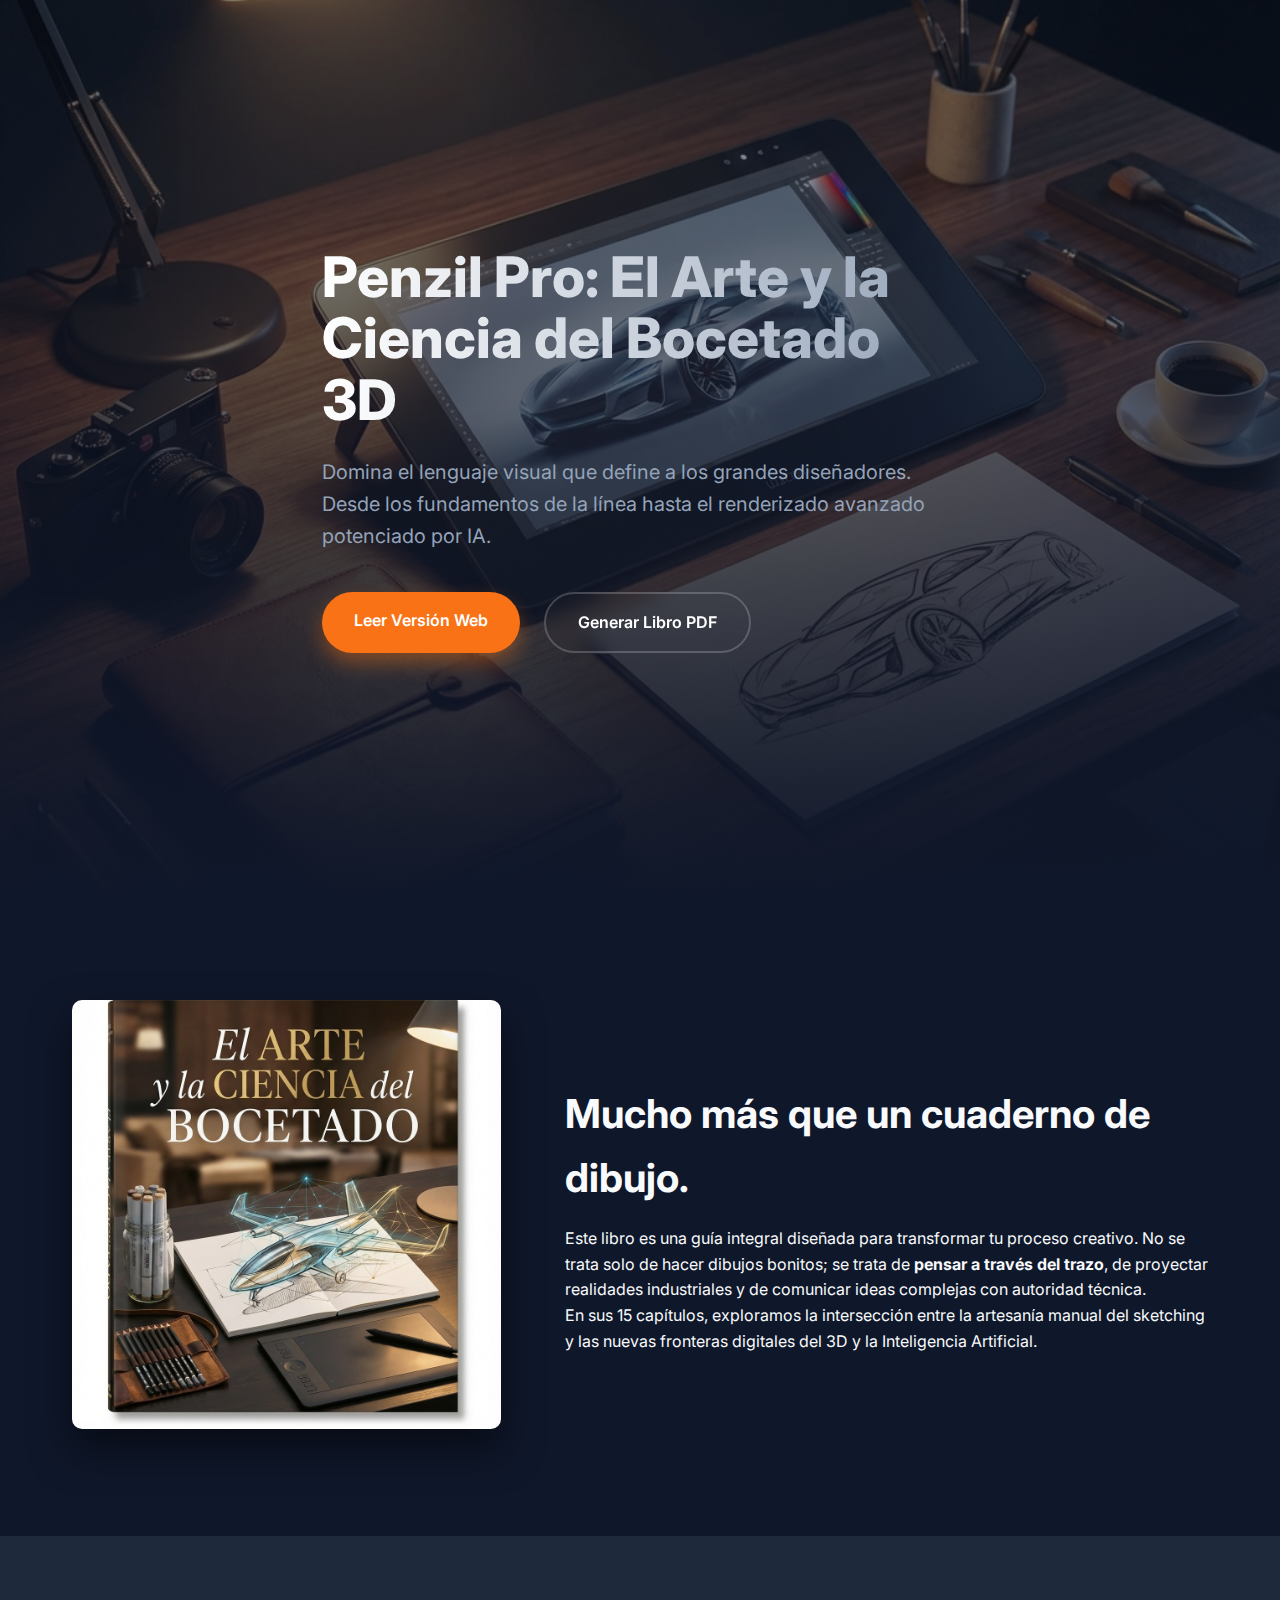
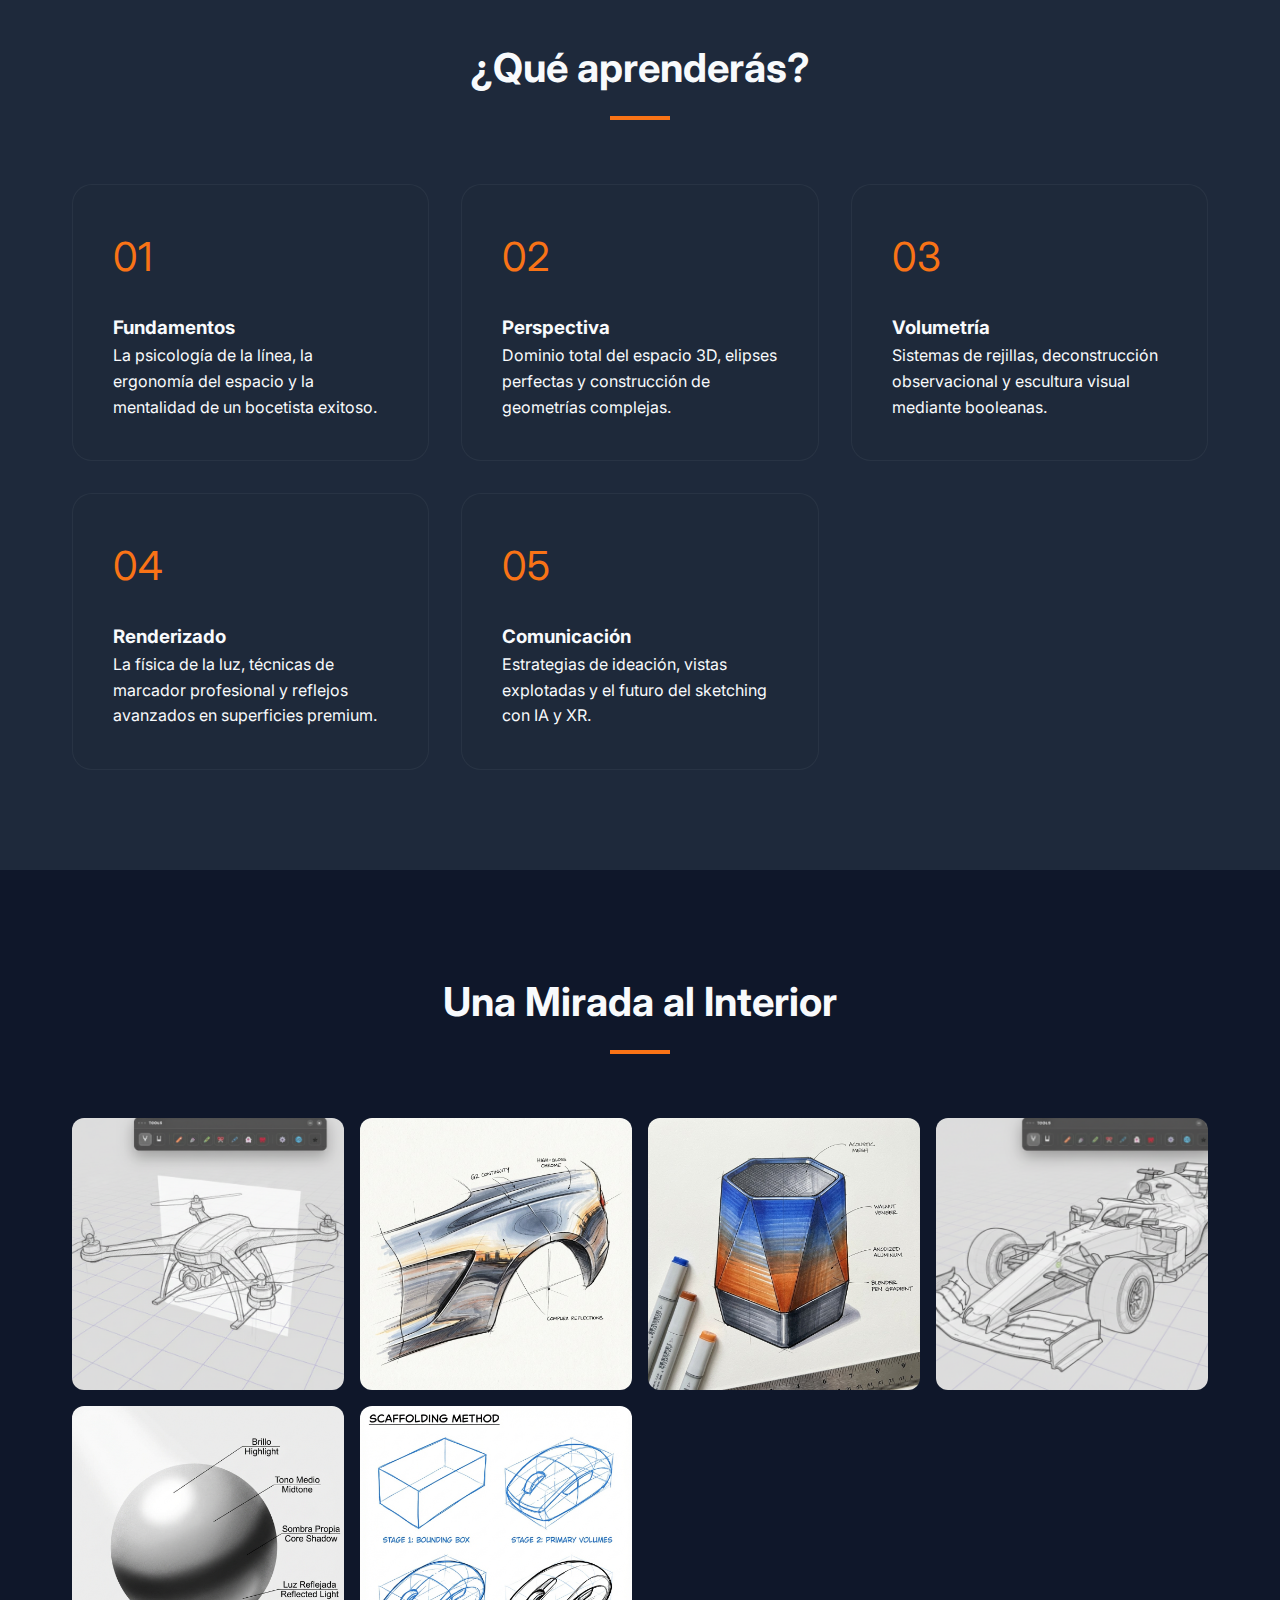
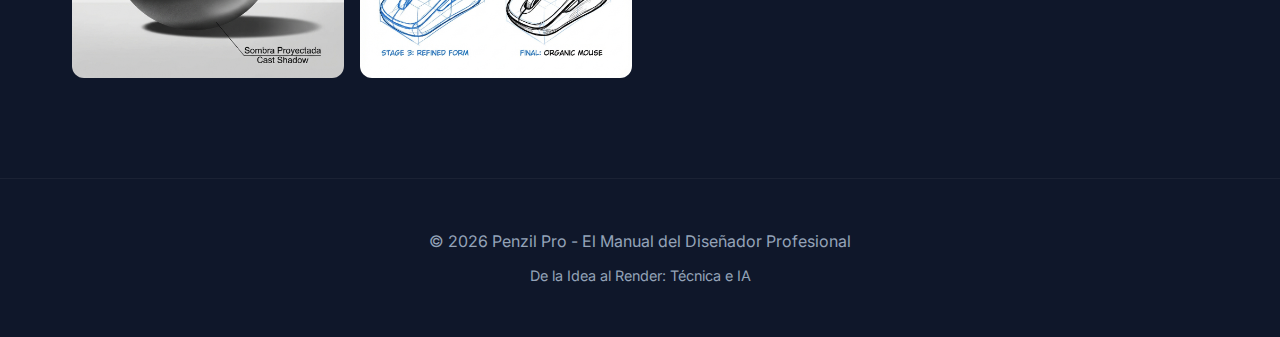
<file: landing.html>
<!DOCTYPE html>
<html lang="es">

<head>
    <meta charset="UTF-8">
    <meta name="viewport" content="width=device-width, initial-scale=1.0">
    <title>Penzil Pro - El Manual del Diseñador Profesional</title>
    <link rel="stylesheet" href="css/landing.css">
</head>

<body>

    <!-- HERO -->
    <header class="hero">
        <div class="container hero-content animate">
            <h1>Penzil Pro: El Arte y la Ciencia del Bocetado 3D</h1>
            <p>Domina el lenguaje visual que define a los grandes diseñadores. Desde los fundamentos de la línea hasta
                el renderizado avanzado potenciado por IA.</p>
            <div class="cta-group">
                <a href="index.html" class="btn btn-primary">Leer Versión Web</a>
                <a href="index.html?print=true" class="btn btn-outline">Generar Libro PDF</a>
            </div>
        </div>
    </header>

    <!-- SOBRE EL LIBRO -->
    <section class="section">
        <div class="container book-preview">
            <div class="book-image animate">
                <img src="images/book_cover.png" alt="Portada Super Sketching">
            </div>
            <div class="book-details animate">
                <h2 style="font-size: 2.5rem; margin-bottom: 1rem;">Mucho más que un cuaderno de dibujo.</h2>
                <p>Este libro es una guía integral diseñada para transformar tu proceso creativo. No se trata solo de
                    hacer dibujos bonitos; se trata de <strong>pensar a través del trazo</strong>, de proyectar
                    realidades industriales y de comunicar ideas complejas con autoridad técnica.</p>
                <p>En sus 15 capítulos, exploramos la intersección entre la artesanía manual del sketching y las nuevas
                    fronteras digitales del 3D y la Inteligencia Artificial.</p>
            </div>
        </div>
    </section>

    <!-- PARTES DEL LIBRO -->
    <section class="section" style="background: var(--secondary-bg);">
        <div class="container">
            <div class="section-title">
                <h2>¿Qué aprenderás?</h2>
                <div></div>
            </div>
            <div class="features-grid">
                <div class="feature-card animate">
                    <div class="feature-icon">01</div>
                    <h3>Fundamentos</h3>
                    <p>La psicología de la línea, la ergonomía del espacio y la mentalidad de un bocetista exitoso.</p>
                </div>
                <div class="feature-card animate">
                    <div class="feature-icon">02</div>
                    <h3>Perspectiva</h3>
                    <p>Dominio total del espacio 3D, elipses perfectas y construcción de geometrías complejas.</p>
                </div>
                <div class="feature-card animate">
                    <div class="feature-icon">03</div>
                    <h3>Volumetría</h3>
                    <p>Sistemas de rejillas, deconstrucción observacional y escultura visual mediante booleanas.</p>
                </div>
                <div class="feature-card animate">
                    <div class="feature-icon">04</div>
                    <h3>Renderizado</h3>
                    <p>La física de la luz, técnicas de marcador profesional y reflejos avanzados en superficies
                        premium.</p>
                </div>
                <div class="feature-card animate">
                    <div class="feature-icon">05</div>
                    <h3>Comunicación</h3>
                    <p>Estrategias de ideación, vistas explotadas y el futuro del sketching con IA y XR.</p>
                </div>
            </div>
        </div>
    </section>

    <!-- GALERIA -->
    <section class="section">
        <div class="container">
            <div class="section-title">
                <h2>Una Mirada al Interior</h2>
                <div></div>
            </div>
            <div class="gallery-grid">
                <div class="gallery-item"><img src="images/penzil_drone.png" alt="Geometría Drone Penzil"></div>
                <div class="gallery-item"><img src="images/advanced_surface_physics.png" alt="Superficies"></div>
                <div class="gallery-item"><img src="images/marker_techniques.png" alt="Marcadores"></div>
                <div class="gallery-item"><img src="images/penzil_f1.png" alt="Bocetado F1 Penzil"></div>
                <div class="gallery-item"><img src="images/light_physics_diagram.png" alt="Luz"></div>
                <div class="gallery-item"><img src="images/scaffolding_method.png" alt="Scaffolding"></div>
            </div>
        </div>
    </section>

    <!-- FOOTER -->
    <footer>
        <div class="container">
            <p>&copy; 2026 Penzil Pro - El Manual del Diseñador Profesional</p>
            <p style="margin-top: 10px; font-size: 0.9rem;">De la Idea al Render: Técnica e IA</p>
        </div>
    </footer>

    <script>
        // Animaciones simples al hacer scroll
        const observers = new IntersectionObserver((entries) => {
            entries.forEach(entry => {
                if (entry.isIntersecting) {
                    entry.target.classList.add('animate');
                }
            });
        }, { threshold: 0.1 });

        document.querySelectorAll('.animate').forEach(el => observers.observe(el));
    </script>
</body>

</html>
</file>
<file: css/style.css>
/* Google Fonts - Premium Typography */
@import url('https://fonts.googleapis.com/css2?family=Crimson+Pro:ital,wght@0,400;0,600;0,700;1,400&family=Inter:wght@400;600;800&display=swap');

:root {
    --primary-color: #2c3e50;
    --accent-color: #e67e22;
    --text-color: #333;
    --bg-color: #fff;
    --muted-color: #7f8c8d;
    --page-width: 210mm;
    --page-height: 297mm;
}

* {
    box-sizing: border-box;
    -webkit-print-color-adjust: exact;
}

body {
    font-family: 'Crimson Pro', serif;
    line-height: 1.6;
    color: var(--text-color);
    background-color: #f0f0f0;
    margin: 0;
    padding: 0;
}

/* Page Container (Virtual Canvas) */
.page-container {
    width: var(--page-width);
    margin: 20mm auto;
    background: white;
    box-shadow: 0 0 10px rgba(0, 0, 0, 0.1);
    min-height: var(--page-height);
    position: relative;
    padding: 25mm;
}

/* Typography */
h1,
h2,
h3,
h4 {
    font-family: 'Inter', sans-serif;
    color: var(--primary-color);
    line-height: 1.2;
}

h1 {
    font-size: 32pt;
    margin-top: 0;
    border-bottom: 2pt solid var(--accent-color);
    padding-bottom: 10px;
}

h2 {
    font-size: 24pt;
    margin-top: 40px;
    color: var(--accent-color);
}

h3 {
    font-size: 18pt;
    margin-top: 30px;
}

h4 {
    font-size: 14pt;
    font-weight: 600;
}

p {
    font-size: 12pt;
    margin-bottom: 1.5em;
    text-align: justify;
}

blockquote {
    font-style: italic;
    border-left: 4pt solid var(--accent-color);
    margin: 20px 0;
    padding: 10px 20px;
    background: #fff9f4;
    font-size: 13pt;
}

ul,
ol {
    font-size: 12pt;
    margin-bottom: 1.5em;
    padding-left: 30px;
}

li {
    margin-bottom: 0.5em;
}

.tip-box {
    background: #e8f4fd;
    border-left: 4pt solid #3498db;
    padding: 15px;
    margin: 20px 0;
    font-family: 'Inter', sans-serif;
    font-size: 11pt;
}

.tip-box strong {
    color: #2980b9;
}

.side-note {
    font-size: 10pt;
    color: var(--muted-color);
    border-left: 2pt solid #bdc3c7;
    padding-left: 15px;
    margin: 15px 0;
    font-style: italic;
}

.no-break {
    page-break-inside: avoid;
}

/* Image Placeholders */
.image-box {
    width: 100%;
    background: #f9f9f9;
    border: 1px dashed #ccc;
    display: flex;
    flex-direction: column;
    align-items: center;
    justify-content: center;
    margin: 20px 0;
    padding: 40px;
    border-radius: 8px;
}

.image-box p {
    font-family: 'Inter', sans-serif;
    font-size: 10pt;
    color: var(--muted-color);
    margin: 10px 0 0 0;
    font-style: italic;
    text-align: center;
}

/* Print Specifics */
@media print {
    body {
        background: white;
    }

    .page-container {
        width: 100%;
        margin: 0;
        box-shadow: none;
        padding: 0;
    }

    .section-page {
        page-break-before: always;
    }

    h1,
    h2 {
        page-break-after: avoid;
    }

    @page {
        size: A4;
        margin: 20mm;
    }

    /* Prevent breaking inside these elements */
    blockquote,
    .tip-box,
    .image-box {
        page-break-inside: avoid;
    }
}

/* Table of Contents */
.toc {
    list-style: none;
    padding: 0;
    margin: 40px 0;
    text-align: left;
    width: 100%;
}

.toc li {
    margin-bottom: 10px;
    border-bottom: 1px dotted #ccc;
    display: flex;
    justify-content: space-between;
}

.toc a {
    text-decoration: none;
    color: var(--primary-color);
    font-weight: 600;
}

.toc .page-num {
    color: var(--muted-color);
    font-family: 'Inter', sans-serif;
}

.toc-part {
    margin-top: 25px;
    font-weight: 800;
    color: var(--accent-color);
    text-transform: uppercase;
    font-size: 14pt;
    border-bottom: 2px solid var(--accent-color);
    padding-bottom: 5px;
    margin-bottom: 15px;
}

/* Cover Page Unique Styles */
.cover-page {
    text-align: center;
    display: flex;
    flex-direction: column;
    justify-content: center;
    align-items: center;
    height: calc(var(--page-height) - 50mm);
}

.cover-title {
    font-size: 32pt;
    color: var(--primary-color);
    margin-bottom: 20px;
    max-width: 80%;
}

.cover-subtitle {
    font-size: 20pt;
    color: var(--accent-color);
    font-weight: 400;
}

.cover-author {
    font-size: 16pt;
    margin-top: 100px;
    font-weight: 600;
}
</file>
<file: css/landing.css>
@import url('https://fonts.googleapis.com/css2?family=Inter:wght@300;400;600;800&display=swap');

:root {
    --primary-bg: #0f172a;
    --secondary-bg: #1e293b;
    --accent: #f97316;
    --accent-glow: rgba(249, 115, 22, 0.4);
    --text-primary: #f8fafc;
    --text-secondary: #94a3b8;
    --glass: rgba(30, 41, 59, 0.7);
}

* {
    margin: 0;
    padding: 0;
    box-sizing: border-box;
}

body {
    font-family: 'Inter', sans-serif;
    background-color: var(--primary-bg);
    color: var(--text-primary);
    line-height: 1.6;
    overflow-x: hidden;
}

/* Animations */
@keyframes fadeInUp {
    from {
        opacity: 0;
        transform: translateY(30px);
    }

    to {
        opacity: 1;
        transform: translateY(0);
    }
}

.animate {
    animation: fadeInUp 0.8s ease forwards;
}

/* Layout */
.container {
    max-width: 1200px;
    margin: 0 auto;
    padding: 0 2rem;
}

/* Hero Section */
.hero {
    height: 100vh;
    display: flex;
    align-items: center;
    position: relative;
    background: linear-gradient(to bottom, rgba(15, 23, 42, 0.4), var(--primary-bg)),
        url('../images/promo_hero.png') center/cover no-repeat;
    overflow: hidden;
}

.hero-content {
    max-width: 700px;
    z-index: 10;
}

.hero h1 {
    font-size: 3.5rem;
    font-weight: 800;
    line-height: 1.1;
    margin-bottom: 1.5rem;
    background: linear-gradient(to right, #fff, var(--text-secondary));
    -webkit-background-clip: text;
    -webkit-text-fill-color: transparent;
    max-width: 900px;
}

.hero p {
    font-size: 1.25rem;
    color: var(--text-secondary);
    margin-bottom: 2.5rem;
}

.cta-group {
    display: flex;
    gap: 1.5rem;
}

.btn {
    padding: 1rem 2rem;
    border-radius: 50px;
    font-weight: 600;
    text-decoration: none;
    transition: all 0.3s ease;
    display: inline-block;
}

.btn-primary {
    background-color: var(--accent);
    color: white;
    box-shadow: 0 10px 20px var(--accent-glow);
}

.btn-primary:hover {
    transform: translateY(-3px);
    box-shadow: 0 15px 30px var(--accent-glow);
}

.btn-outline {
    border: 2px solid rgba(255, 255, 255, 0.2);
    color: white;
    backdrop-filter: blur(10px);
}

.btn-outline:hover {
    background: rgba(255, 255, 255, 0.1);
    border-color: rgba(255, 255, 255, 0.5);
}

/* Features Section */
.section {
    padding: 100px 0;
}

.section-title {
    text-align: center;
    margin-bottom: 4rem;
}

.section-title h2 {
    font-size: 2.5rem;
    margin-bottom: 1rem;
}

.section-title div {
    width: 60px;
    height: 4px;
    background: var(--accent);
    margin: 0 auto;
}

.features-grid {
    display: grid;
    grid-template-columns: repeat(auto-fit, minmax(300px, 1fr));
    gap: 2rem;
}

.feature-card {
    background: var(--glass);
    padding: 2.5rem;
    border-radius: 20px;
    border: 1px solid rgba(255, 255, 255, 0.05);
    transition: transform 0.3s ease;
}

.feature-card:hover {
    transform: translateY(-10px);
    border-color: var(--accent);
}

.feature-icon {
    font-size: 2.5rem;
    color: var(--accent);
    margin-bottom: 1.5rem;
}

/* Book Preview */
.book-preview {
    display: flex;
    align-items: center;
    gap: 4rem;
    flex-wrap: wrap;
}

.book-image {
    flex: 1;
    min-width: 300px;
    position: relative;
}

.book-image img {
    width: 100%;
    border-radius: 10px;
    box-shadow: 0 20px 40px rgba(0, 0, 0, 0.5);
}

.book-details {
    flex: 1.5;
    min-width: 300px;
}

/* Gallery Section */
.gallery-grid {
    display: grid;
    grid-template-columns: repeat(auto-fill, minmax(250px, 1fr));
    gap: 1rem;
}

.gallery-item {
    aspect-ratio: 1;
    overflow: hidden;
    border-radius: 12px;
}

.gallery-item img {
    width: 100%;
    height: 100%;
    object-fit: cover;
    transition: transform 0.5s ease;
    cursor: zoom-in;
}

.gallery-item:hover img {
    transform: scale(1.1);
}

/* Footer */
footer {
    padding: 50px 0;
    border-top: 1px solid rgba(255, 255, 255, 0.05);
    text-align: center;
    color: var(--text-secondary);
}

/* Mobile Adjustments */
@media (max-width: 768px) {
    .hero h1 {
        font-size: 3rem;
    }

    .cta-group {
        flex-direction: column;
    }

    .btn {
        width: 100%;
        text-align: center;
    }
}
</file>
